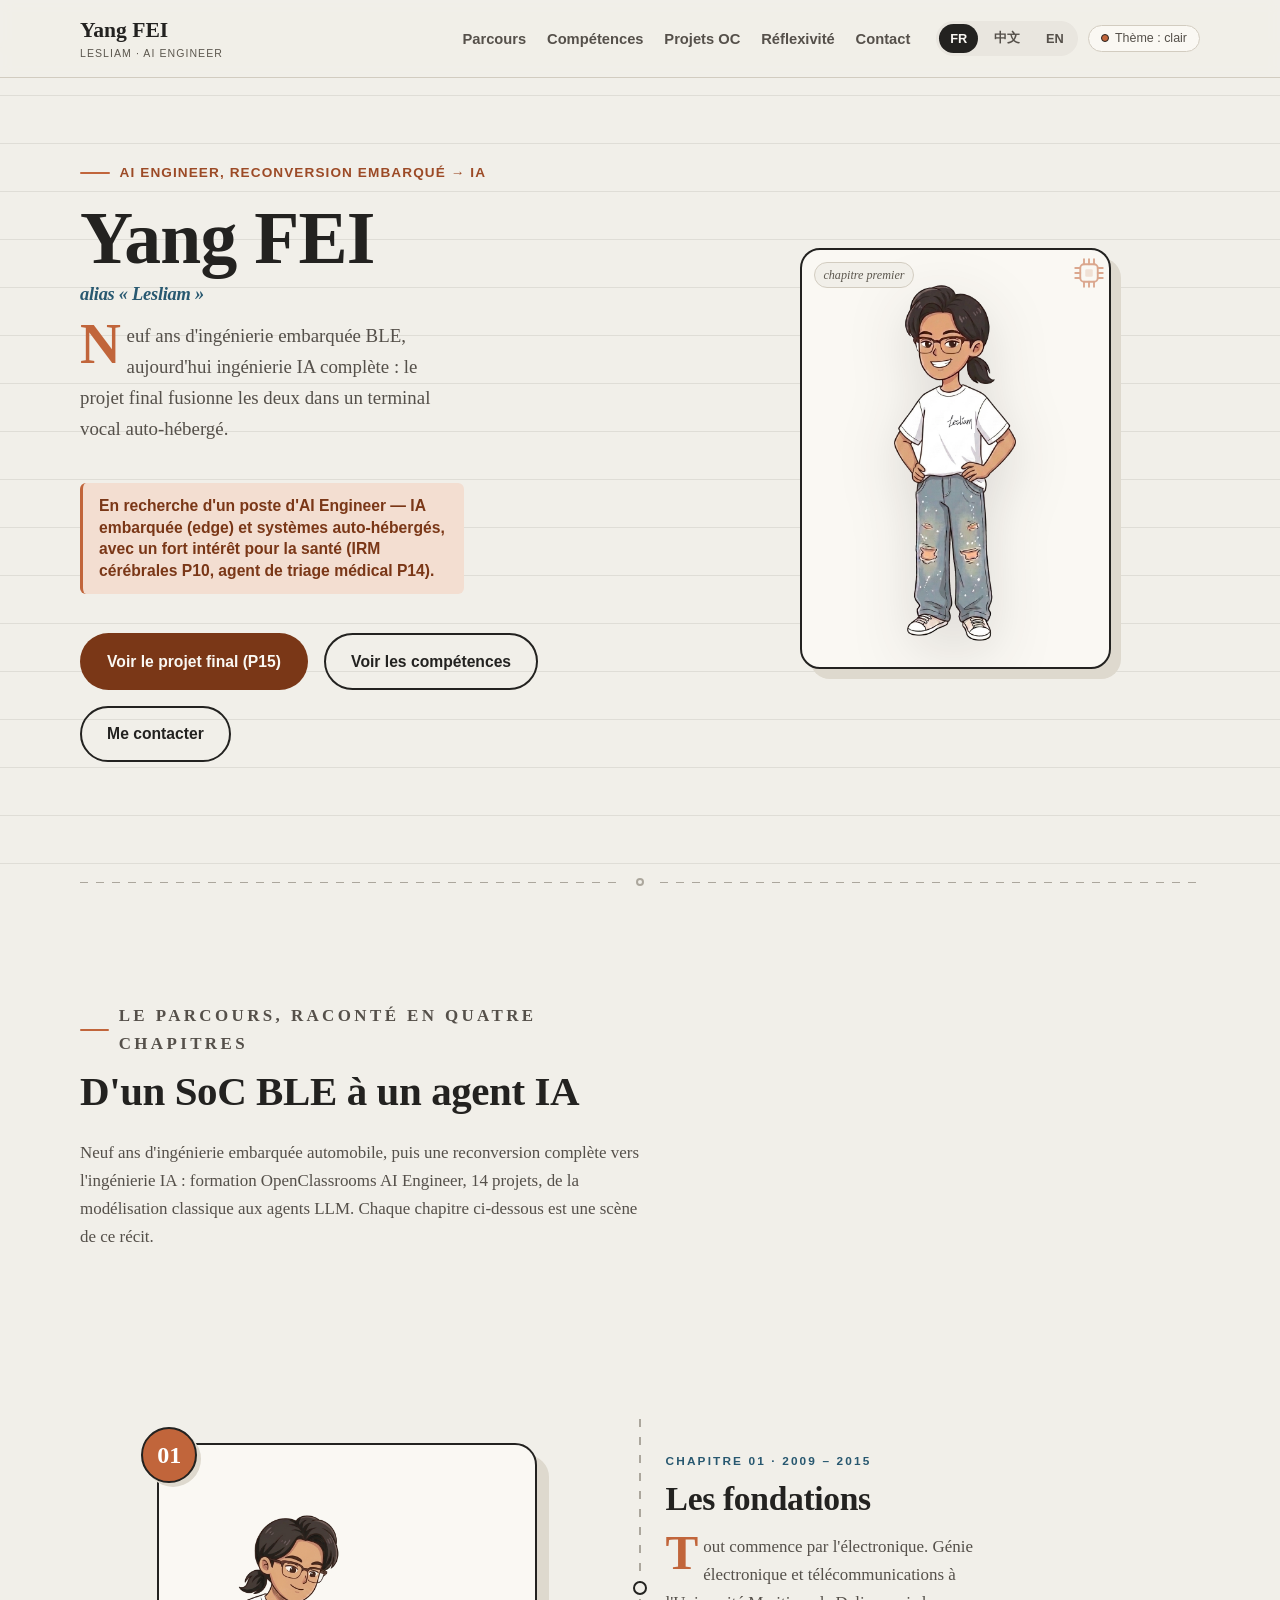
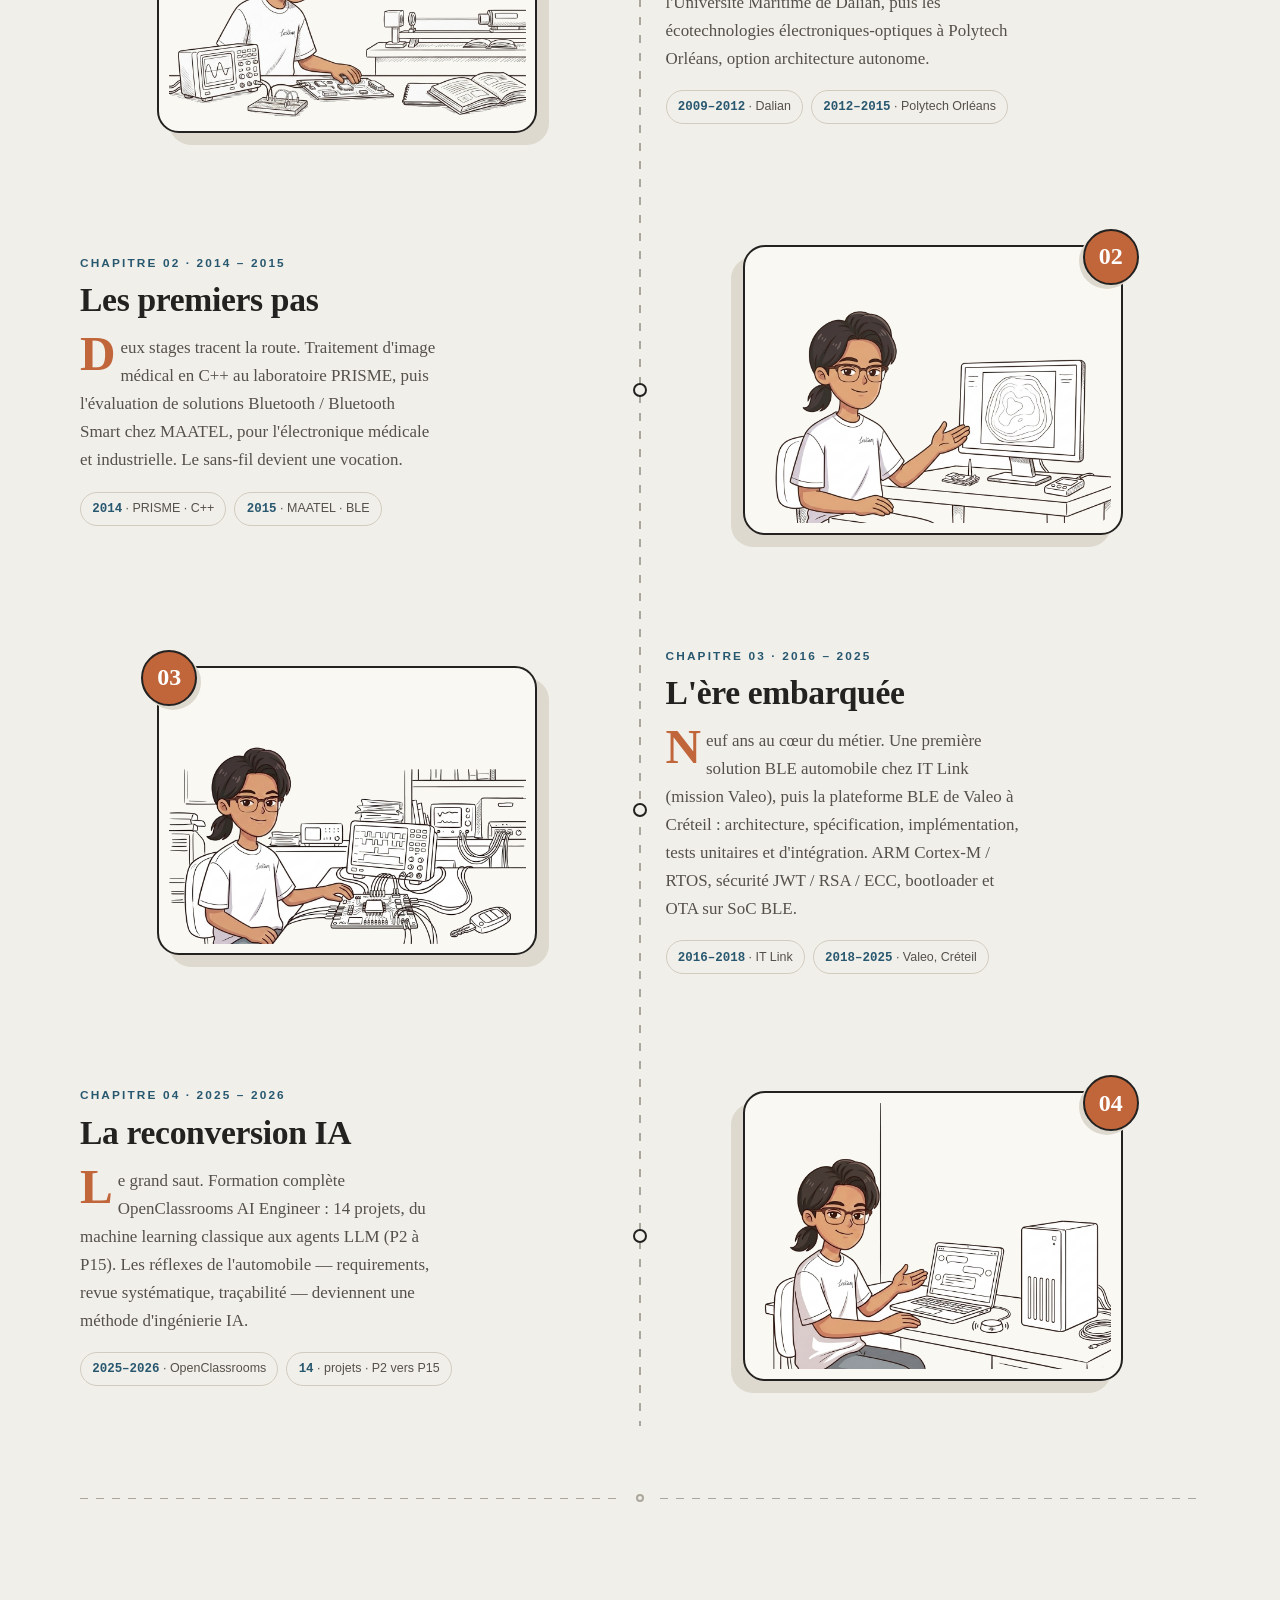
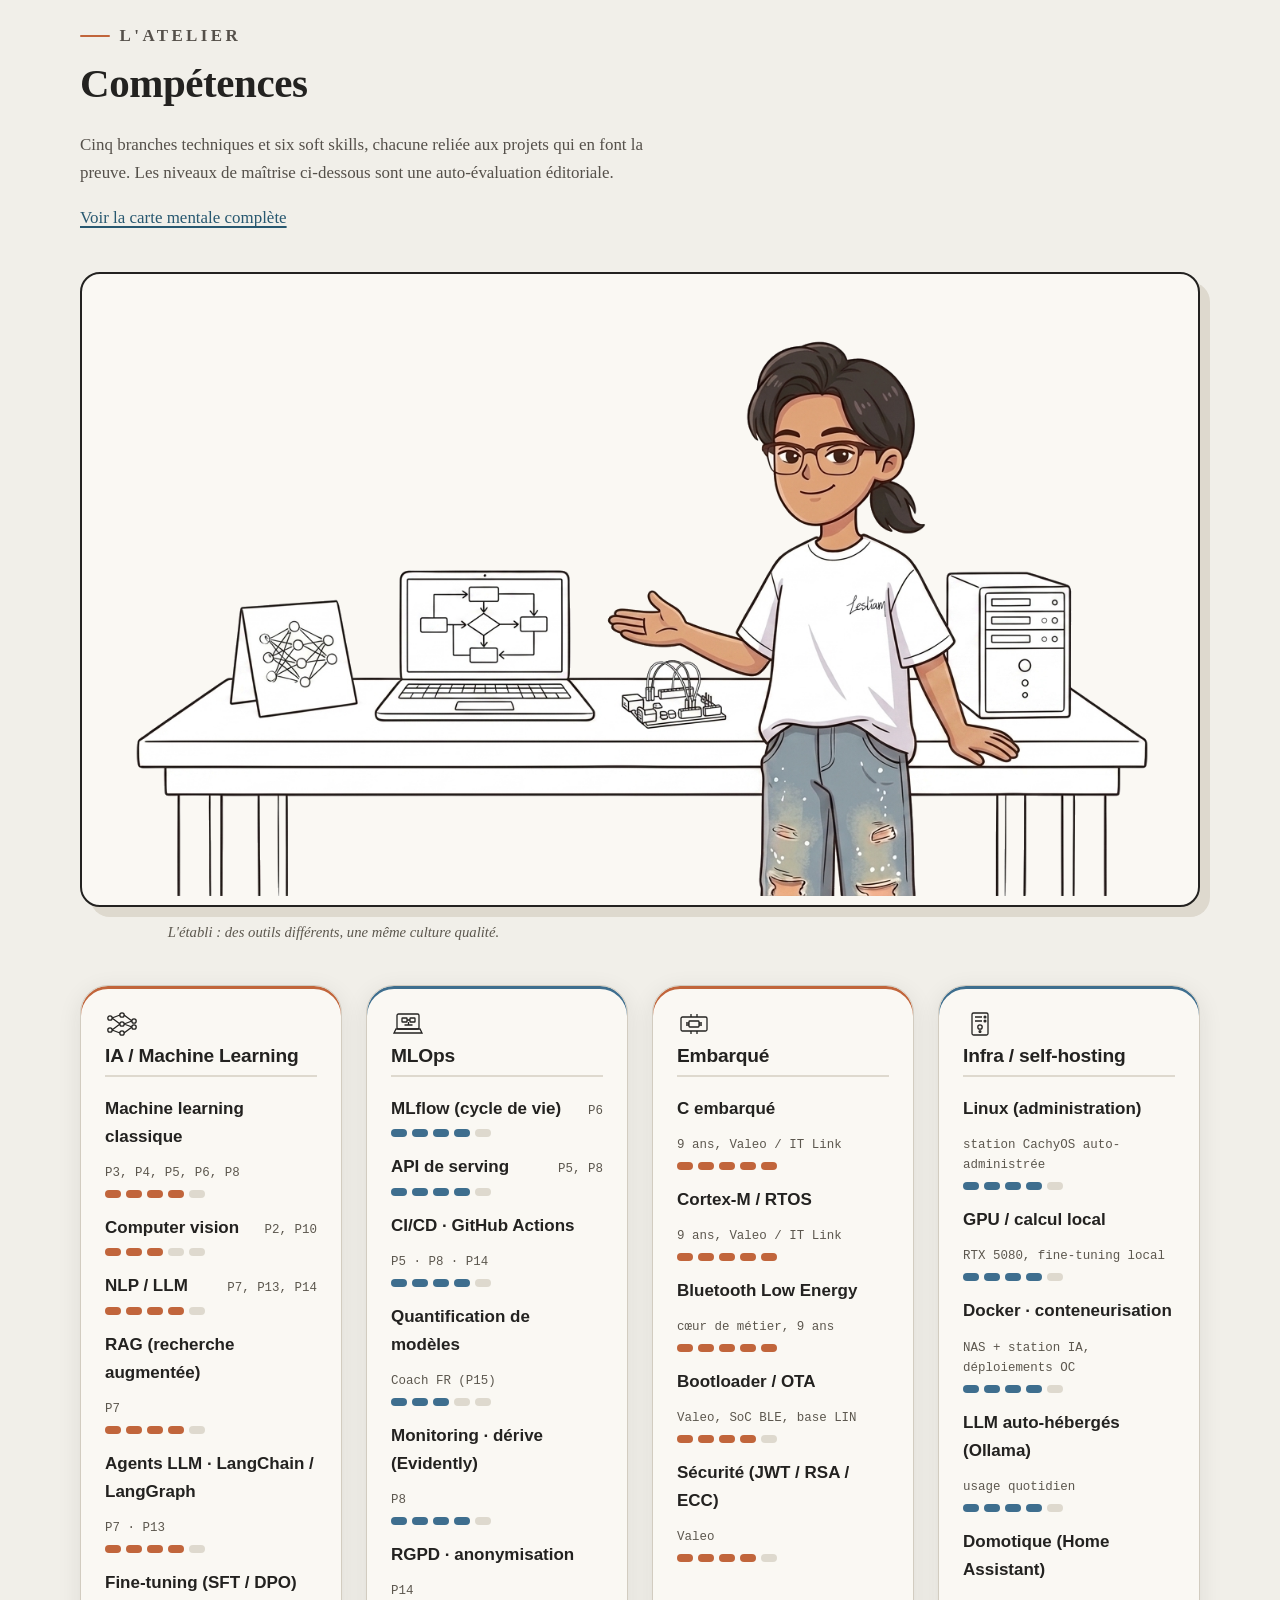
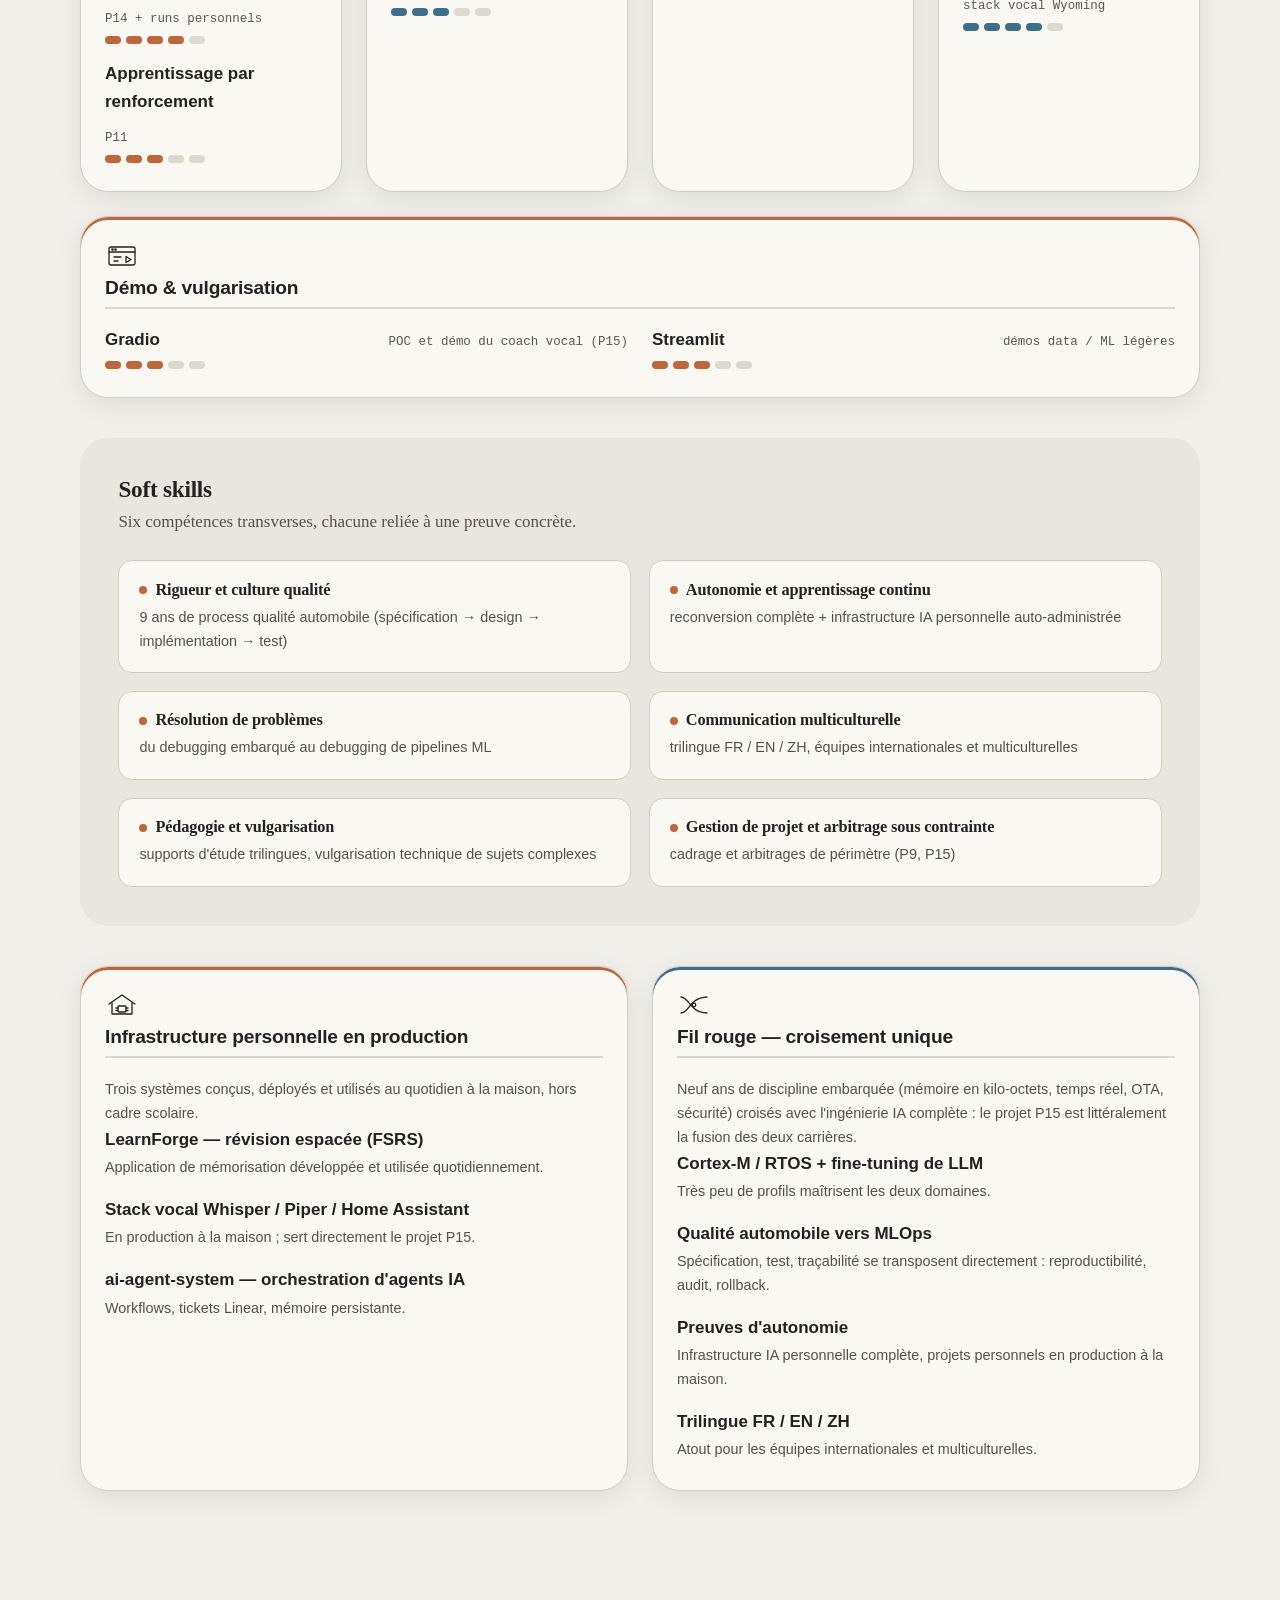
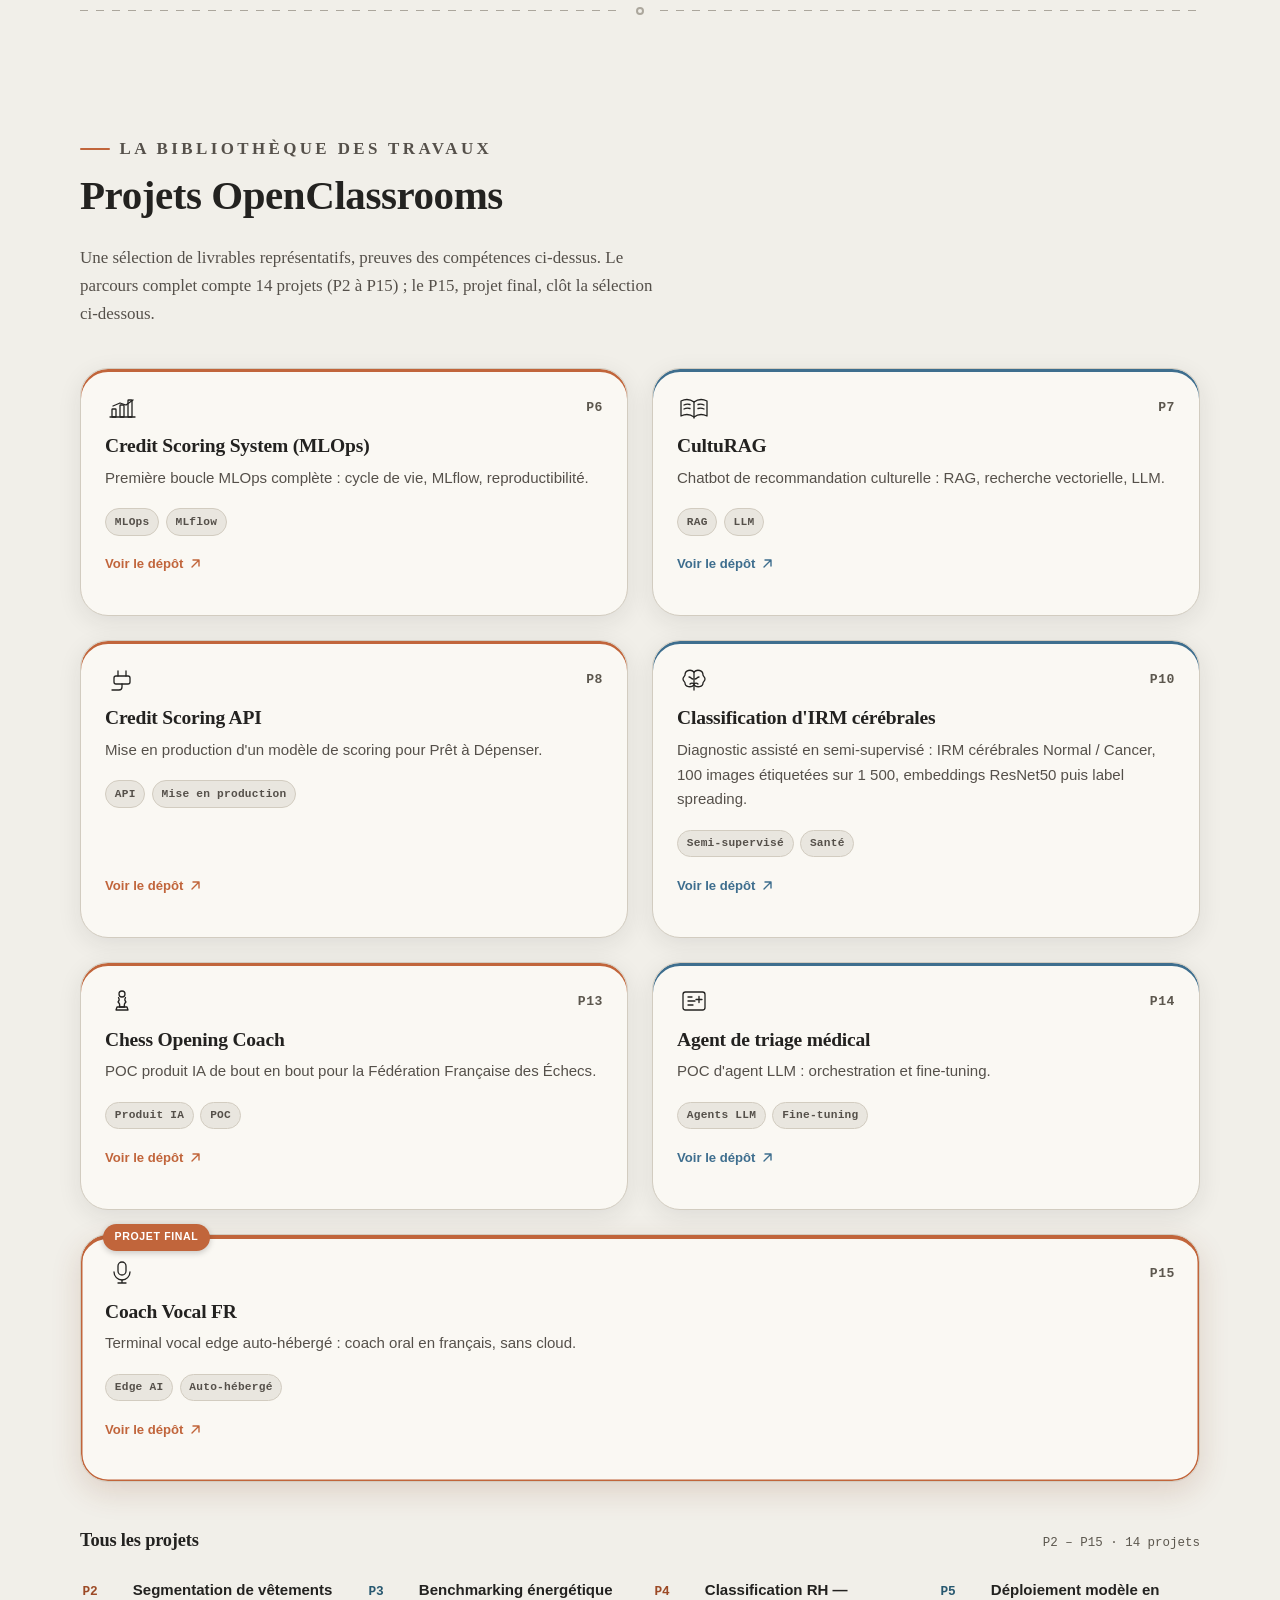
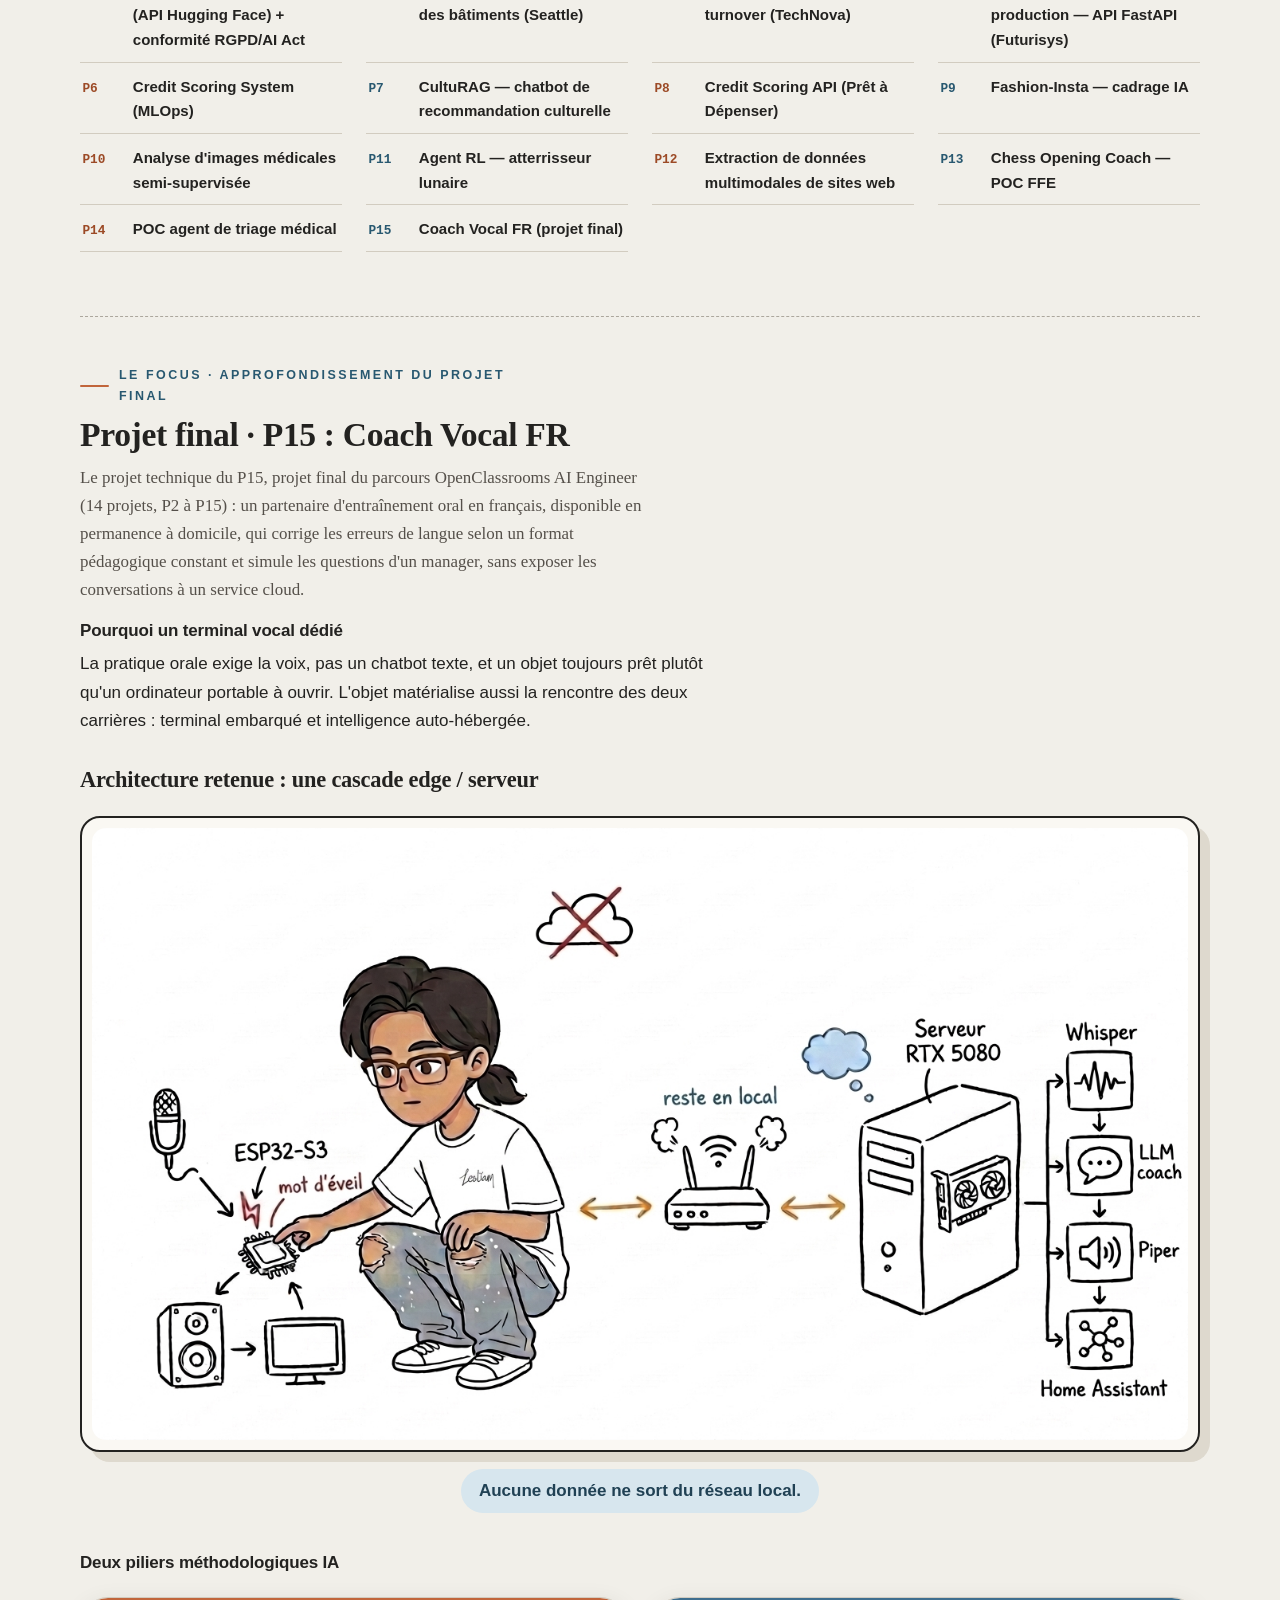
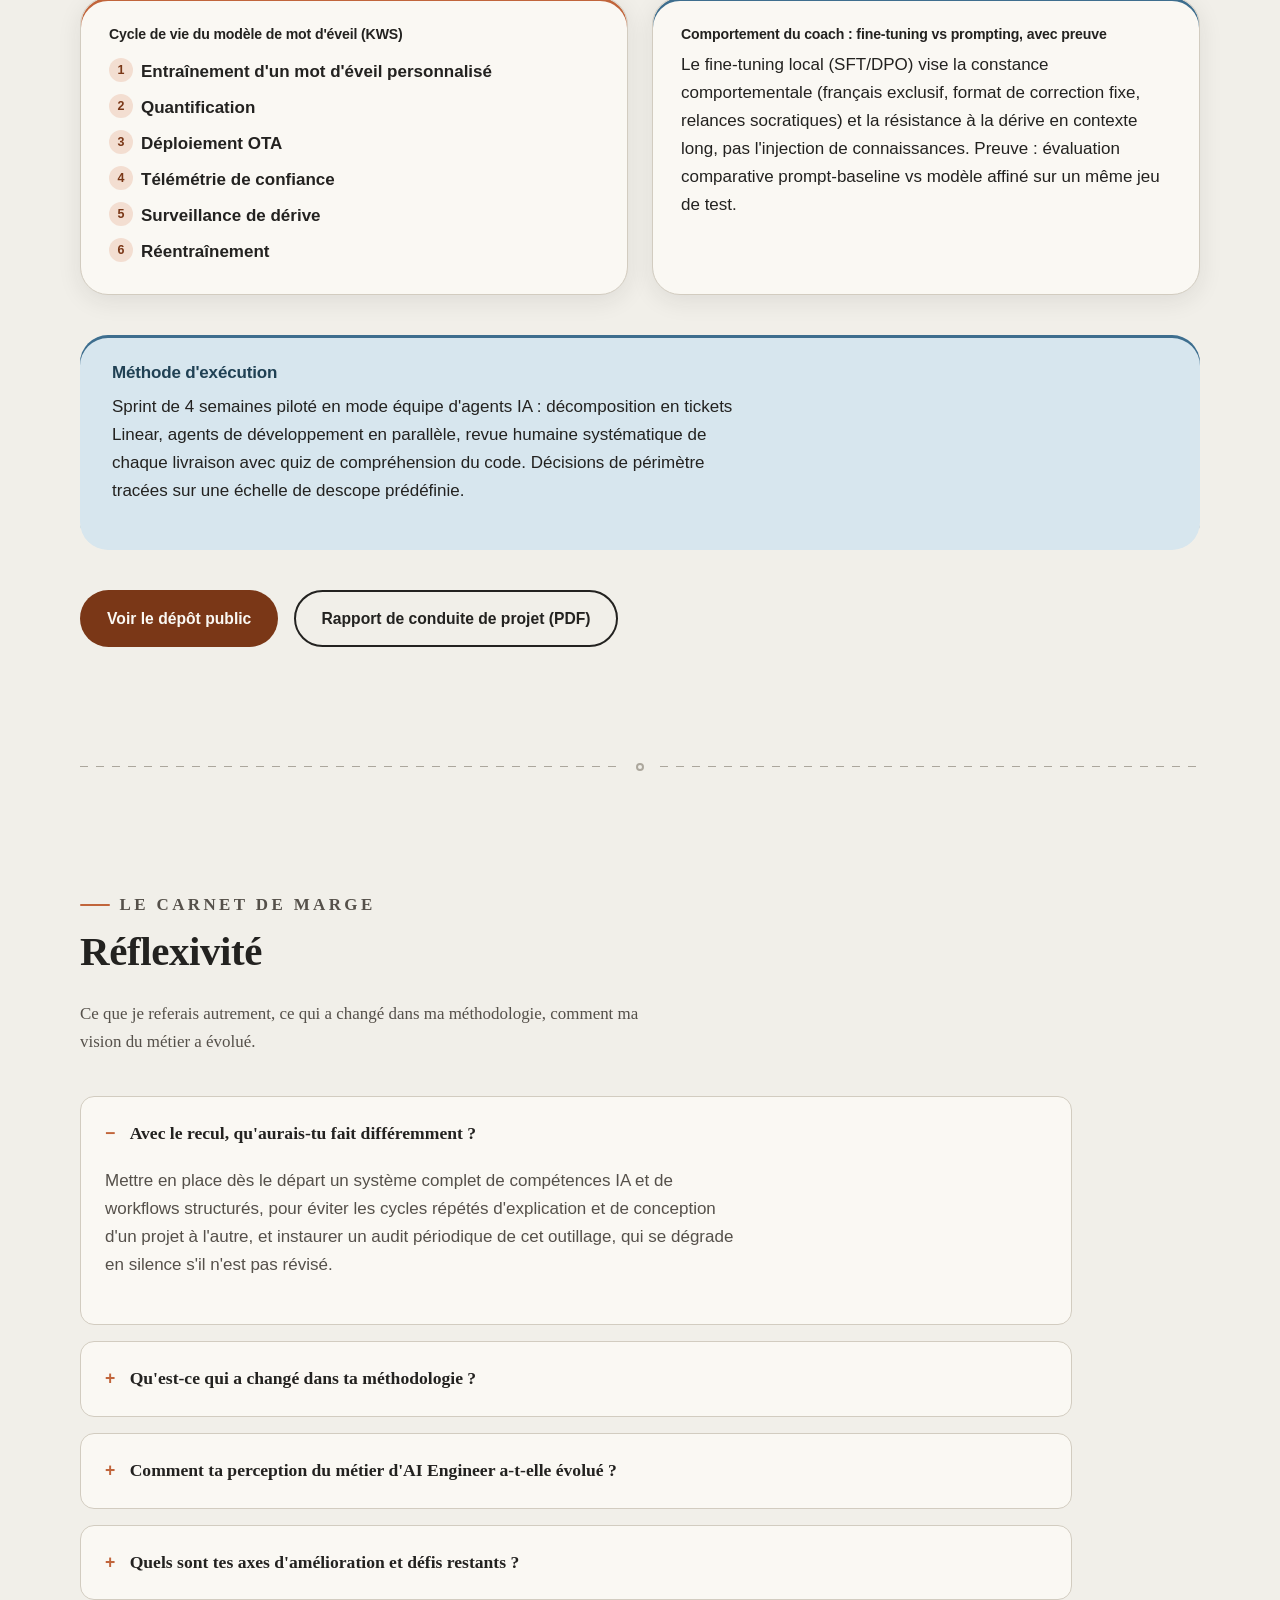
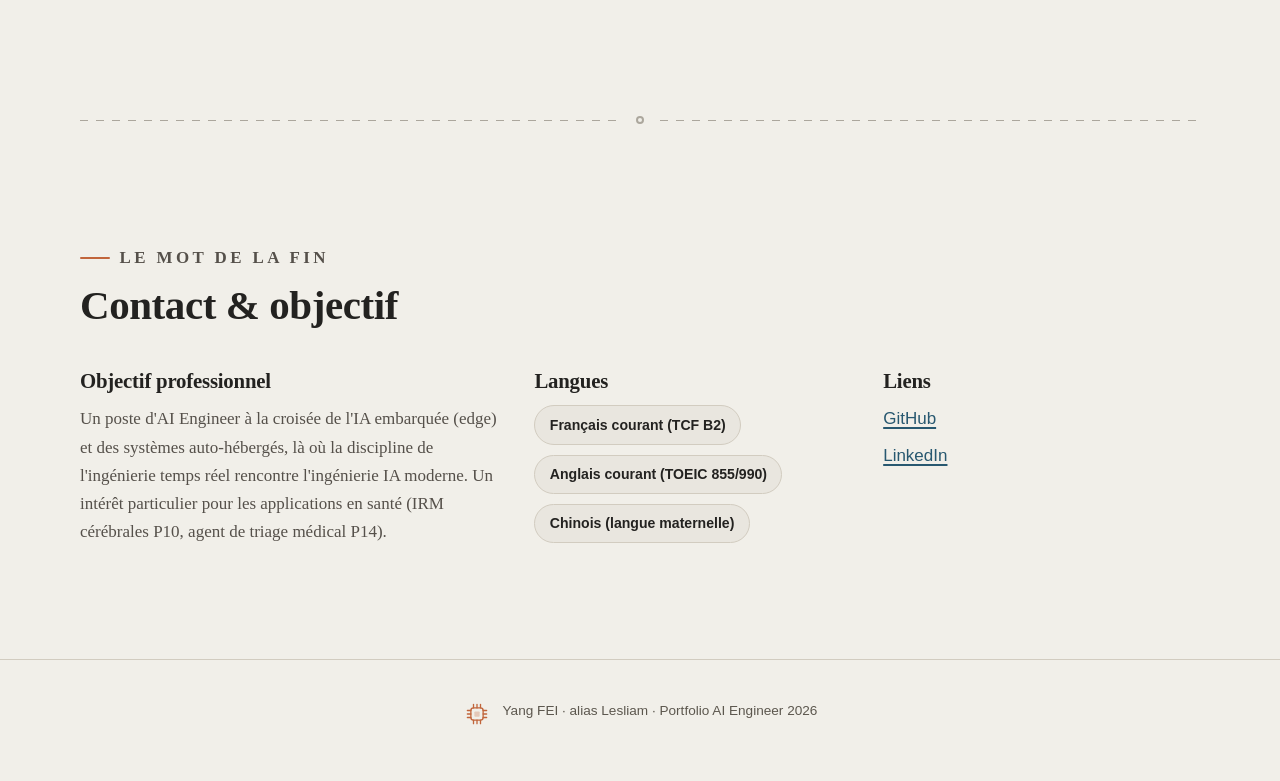
<file: index.html>
<!doctype html>
<html lang="fr" class="no-js">
<head>
<meta charset="utf-8">
<meta name="viewport" content="width=device-width, initial-scale=1">
<title>Yang FEI (Lesliam) · Le cahier de Lesliam — portfolio AI Engineer</title>
<meta name="description" content="Portfolio AI Engineer de Yang FEI (Lesliam), raconté comme un cahier illustré : de neuf ans d'ingénierie embarquée BLE à l'ingénierie IA complète.">
<meta name="color-scheme" content="light dark">
<link rel="stylesheet" href="assets/css/styles.css">
<script>
(function () {
  /* Remove the no-js fallback class immediately: if JS is disabled this
     line never runs and the CSS fallback (.no-js .reveal / .no-js [data-reveal]
     { opacity: 1 }) keeps every section fully visible without the scroll reveal. */
  document.documentElement.classList.remove("no-js");
  try {
    var stored = window.localStorage.getItem("portfolio-theme");
    if (stored === "light" || stored === "dark") {
      document.documentElement.setAttribute("data-theme", stored);
    }
  } catch (e) {
    /* localStorage unavailable — falls back to prefers-color-scheme via CSS */
  }
})();
</script>
</head>
<body>
<a class="skip-link" href="#main" data-i18n="common.skipToContent">Aller au contenu principal</a>
<div id="aria-live-region" class="visually-hidden" aria-live="polite" aria-atomic="true"></div>

<header class="site-header">
  <div class="site-header__inner">
    <a class="brand" href="#hero">
      <span class="brand__name" data-i18n="nav.brandName">Yang FEI</span>
      <span class="brand__tag" data-i18n="nav.brandTag">Lesliam · AI Engineer</span>
    </a>

    <button type="button" class="nav-burger" id="nav-burger" aria-expanded="false" aria-controls="site-nav-list">
      <span class="visually-hidden">Menu</span>
      <span class="nav-burger__bar" aria-hidden="true"></span>
      <span class="nav-burger__bar" aria-hidden="true"></span>
      <span class="nav-burger__bar" aria-hidden="true"></span>
    </button>

    <nav class="site-nav" id="site-nav" aria-label="Navigation principale">
      <ul id="site-nav-list" role="list">
        <li><a href="#parcours" data-i18n="nav.links.parcours">Parcours</a></li>
        <li><a href="#competences" data-i18n="nav.links.competences">Compétences</a></li>
        <li><a href="#projets-oc" data-i18n="nav.links.projetsOC">Projets OC</a></li>
        <li><a href="#reflexivite" data-i18n="nav.links.reflexivite">Réflexivité</a></li>
        <li><a href="#contact" data-i18n="nav.links.contact">Contact</a></li>
      </ul>

      <div class="header-controls">
        <div class="lang-switch" role="group" data-i18n-attr="aria-label:nav.langSwitchLabel">
          <button type="button" class="lang-switch__btn" data-lang="fr" aria-pressed="true">FR</button>
          <button type="button" class="lang-switch__btn" data-lang="zh" aria-pressed="false">中文</button>
          <button type="button" class="lang-switch__btn" data-lang="en" aria-pressed="false">EN</button>
        </div>

        <button type="button" id="theme-toggle" class="theme-toggle" data-i18n-attr="aria-label:nav.themeToggleAria">
          <span class="theme-toggle__icon" aria-hidden="true"></span>
          <span id="theme-toggle-label" data-i18n="nav.themeToggleLight">Thème : clair</span>
        </button>
      </div>
    </nav>
  </div>
</header>

<main id="main">

  <section id="hero" class="hero section" data-reveal>
    <div class="hero__content">
      <p class="eyebrow" data-i18n="hero.eyebrow">AI Engineer, reconversion embarqué → IA</p>
      <h1 class="hero__title">
        <span class="hero__name" data-i18n="hero.title">Yang FEI</span>
        <span class="hero__brandline" data-i18n="hero.brandLine">alias « Lesliam »</span>
      </h1>
      <p class="hero__subtext" data-i18n="hero.subtext">Neuf ans d'ingénierie embarquée BLE, aujourd'hui ingénierie IA complète...</p>
      <p class="hero__objective" data-i18n="hero.objective">En recherche d'un poste d'AI Engineer, à la croisée de l'IA embarquée (edge) et des systèmes auto-hébergés.</p>
      <div class="hero__ctas">
        <a class="btn btn--primary" href="#p15-detail" data-i18n="hero.ctaProject">Voir le projet final (P15)</a>
        <a class="btn btn--secondary" href="#competences" data-i18n="hero.ctaSkills">Voir les compétences</a>
        <a class="btn btn--secondary" href="#contact" data-i18n="hero.ctaContact">Me contacter</a>
      </div>
    </div>
    <div class="hero__figure">
      <div class="hero__frame">
        <span class="hero__frame-tag" data-i18n="hero.chapterTag">chapitre premier</span>
        <div class="hero__imgstack">
          <img src="assets/mascot/06_hero.png" alt="" data-i18n-attr="alt:hero.heroImgAlt" class="hero__img hero__img--base" width="864" height="1238">
          <img src="assets/mascot/01_waving.png" alt="" aria-hidden="true" class="hero__img hero__img--wave" width="864" height="1238">
        </div>
      </div>
      <div class="hero__motif hero__motif--chip" aria-hidden="true">
        <svg viewBox="0 0 64 64" width="40" height="40" focusable="false">
          <rect x="18" y="18" width="28" height="28" rx="6" fill="none" stroke="currentColor" stroke-width="3"/>
          <rect x="26" y="26" width="12" height="12" rx="2" fill="currentColor" opacity="0.28"/>
          <g stroke="currentColor" stroke-width="3" stroke-linecap="round">
            <line x1="24" y1="10" x2="24" y2="18"/><line x1="32" y1="10" x2="32" y2="18"/><line x1="40" y1="10" x2="40" y2="18"/>
            <line x1="24" y1="46" x2="24" y2="54"/><line x1="32" y1="46" x2="32" y2="54"/><line x1="40" y1="46" x2="40" y2="54"/>
            <line x1="10" y1="24" x2="18" y2="24"/><line x1="10" y1="32" x2="18" y2="32"/><line x1="10" y1="40" x2="18" y2="40"/>
            <line x1="46" y1="24" x2="54" y2="24"/><line x1="46" y1="32" x2="54" y2="32"/><line x1="46" y1="40" x2="54" y2="40"/>
          </g>
        </svg>
      </div>
    </div>
  </section>

  <div class="rule" aria-hidden="true"><span></span></div>

  <section id="parcours" class="section parcours" data-reveal>
    <div class="section-head">
      <p class="kicker" data-i18n="parcours.kicker">Le parcours, raconté en quatre chapitres</p>
      <h2 data-i18n="parcours.storyTitle">D'un SoC BLE à un agent IA</h2>
      <p data-i18n="parcours.intro">Neuf ans d'ingénierie embarquée automobile...</p>
    </div>
  </section>

  <div class="story" id="story" aria-label="Parcours illustré"></div>

  <div class="rule" aria-hidden="true"><span></span></div>

  <section id="competences" class="section competences" data-reveal>
    <div class="section-head">
      <p class="kicker" data-i18n="competences.kicker">L'atelier</p>
      <h2 data-i18n="competences.title">Compétences</h2>
      <p data-i18n="competences.intro">Cinq branches techniques...</p>
      <p class="section-head__link">
        <a href="assets/docs/carte_mentale.html" target="_blank" rel="noopener">
          <span data-i18n="competences.mindMapLink">Voir la carte mentale complète</span>&#32;
          <span class="visually-hidden" data-i18n="projetsOC.opensNewTabHint">(ouvre un nouvel onglet)</span>
        </a>
      </p>
    </div>

    <div class="atelier">
      <div class="atelier__figure">
        <div class="frame-lite">
          <img src="assets/mascot/eras/era_atelier.png" data-i18n-attr="alt:competences.atelierImgAlt" alt="Lesliam au travail dans son atelier." width="1376" height="768">
        </div>
        <p class="frame-cap" data-i18n="competences.atelierCaption">L'établi : des outils différents, une même culture qualité.</p>
      </div>
    </div>

    <div class="branches" id="branches-list"></div>

    <div class="soft-skills">
      <h3 data-i18n="competences.softTitle">Soft skills</h3>
      <p data-i18n="competences.softIntro">Six compétences transverses...</p>
      <ul class="soft-skills__list" id="soft-skills-list" role="list"></ul>
    </div>

    <div class="branches branches--pair" id="synthese-list"></div>
  </section>

  <div class="rule" aria-hidden="true"><span></span></div>

  <section id="projets-oc" class="section projets-oc" data-reveal>
    <div class="section-head">
      <p class="kicker" data-i18n="projetsOC.kicker">La bibliothèque des travaux</p>
      <h2 data-i18n="projetsOC.title">Projets OpenClassrooms</h2>
      <p data-i18n="projetsOC.intro">Une sélection de livrables représentatifs...</p>
    </div>

    <div class="oc-grid" id="oc-cards"></div>

    <div class="oc-index">
      <div class="oc-index__head">
        <h3 class="oc-index__title" id="oc-index-title" data-i18n="projetsOC.allTitle">Tous les projets</h3>
        <span class="oc-index__meta" data-i18n="projetsOC.allMeta">P2 – P15 · 14 projets</span>
      </div>
      <ul class="oc-index__list" id="oc-index-list" role="list" aria-labelledby="oc-index-title"></ul>
    </div>

    <div class="p15-detail" id="p15-detail">
      <p class="kicker" data-i18n="projet.kicker">Le focus · Approfondissement du projet final</p>
      <h3 data-i18n="projet.title">Projet final · P15 : Coach Vocal FR</h3>
      <p class="projet__context" data-i18n="projet.context">Un partenaire d'entraînement oral...</p>

      <div class="projet__need">
        <h4 data-i18n="projet.needTitle">Pourquoi un terminal vocal dédié</h4>
        <p data-i18n="projet.needText">La pratique orale exige la voix...</p>
      </div>

      <div class="arch-figure">
        <h4 data-i18n="projet.archTitle">Architecture retenue : une cascade edge / serveur</h4>
        <div class="frame-lite frame-lite--fixed-light">
          <img
            class="arch-figure__img"
            src="assets/arch/architecture_fr.png"
            data-i18n-attr="src:projet.archImg;alt:projet.archImgAlt"
            alt="Illustration dessinée à la main de l'architecture cascade edge/serveur du Coach Vocal FR : terminal ESP32-S3 relié en Wi-Fi à un serveur local RTX 5080."
            width="1376" height="768" loading="lazy" aria-describedby="arch-longdesc">
        </div>
        <div class="arch-figure__privacy-wrap">
          <p class="arch-figure__privacy" data-i18n="projet.archNodes.privacyNote">Aucune donnée ne sort du réseau local.</p>
        </div>
        <p id="arch-longdesc" class="visually-hidden"></p>
      </div>

      <div class="pillars">
        <h4 data-i18n="projet.pillarsTitle">Deux piliers méthodologiques IA</h4>
        <div class="pillars__grid">
          <div class="pillar pillar--kws">
            <h5 data-i18n="projet.pillar1.title">Cycle de vie du modèle de mot d'éveil (KWS)</h5>
            <ol class="pillar__steps" id="pillar1-steps" role="list"></ol>
          </div>
          <div class="pillar pillar--behavior">
            <h5 data-i18n="projet.pillar2.title">Comportement du coach : fine-tuning vs prompting</h5>
            <p data-i18n="projet.pillar2.text">Le fine-tuning local (SFT/DPO)...</p>
          </div>
        </div>
      </div>

      <div class="method">
        <h4 data-i18n="projet.methodTitle">Méthode d'exécution</h4>
        <p data-i18n="projet.methodText">Sprint de 4 semaines...</p>
      </div>

      <div class="projet__links">
        <a class="btn btn--primary" href="https://github.com/Lesliam/openclassrooms-project15" target="_blank" rel="noopener noreferrer">
          <span data-i18n="projet.repoLabel">Voir le dépôt public</span>&#32;
          <span class="visually-hidden" data-i18n="projetsOC.opensNewTabHint">(ouvre un nouvel onglet)</span>
        </a>
        <a class="btn btn--secondary" href="assets/docs/rapport_conduite_projet.pdf" target="_blank" rel="noopener">
          <span data-i18n="projet.reportLink">Rapport de conduite de projet (PDF)</span>&#32;
          <span class="visually-hidden" data-i18n="projetsOC.opensNewTabHint">(ouvre un nouvel onglet)</span>
        </a>
      </div>
    </div>
  </section>

  <div class="rule" aria-hidden="true"><span></span></div>

  <section id="reflexivite" class="section reflexivite" data-reveal>
    <div class="section-head">
      <p class="kicker" data-i18n="reflexivite.kicker">Le carnet de marge</p>
      <h2 data-i18n="reflexivite.title">Réflexivité</h2>
      <p data-i18n="reflexivite.intro">Ce que je referais autrement...</p>
    </div>
    <div class="marginalia qa-list" id="qa-list"></div>
  </section>

  <div class="rule" aria-hidden="true"><span></span></div>

  <section id="contact" class="section contact" data-reveal>
    <div class="section-head">
      <p class="kicker" data-i18n="contact.kicker">Le mot de la fin</p>
      <h2 data-i18n="contact.title">Contact & objectif</h2>
    </div>
    <div class="contact__grid">
      <div class="contact__objective">
        <h3 data-i18n="contact.objectiveTitle">Objectif professionnel</h3>
        <p data-i18n="contact.objectiveText">Un poste d'AI Engineer...</p>
      </div>
      <div class="contact__languages">
        <h3 data-i18n="contact.languagesTitle">Langues</h3>
        <ul class="languages-list" id="contact-languages-list" role="list"></ul>
      </div>
      <div class="contact__links">
        <h3 data-i18n="contact.linksTitle">Liens</h3>
        <ul class="contact__links-list" role="list">
          <li><a href="https://github.com/Lesliam" target="_blank" rel="noopener noreferrer"><span data-i18n="contact.githubLabel">GitHub</span>&#32;<span class="visually-hidden" data-i18n="projetsOC.opensNewTabHint">(ouvre un nouvel onglet)</span></a></li>
          <li><a href="https://www.linkedin.com/in/yang-fei-5b853670" target="_blank" rel="noopener noreferrer"><span data-i18n="contact.linkedinLabel">LinkedIn</span>&#32;<span class="visually-hidden" data-i18n="projetsOC.opensNewTabHint">(ouvre un nouvel onglet)</span></a></li>
        </ul>
      </div>
    </div>
  </section>

</main>

<footer class="site-footer">
  <div class="footer-motif" aria-hidden="true">
    <svg viewBox="0 0 64 64" width="28" height="28" focusable="false">
      <rect x="18" y="18" width="28" height="28" rx="6" fill="none" stroke="currentColor" stroke-width="3"/>
      <rect x="26" y="26" width="12" height="12" rx="2" fill="currentColor" opacity="0.28"/>
      <g stroke="currentColor" stroke-width="3" stroke-linecap="round">
        <line x1="24" y1="10" x2="24" y2="18"/><line x1="32" y1="10" x2="32" y2="18"/><line x1="40" y1="10" x2="40" y2="18"/>
        <line x1="24" y1="46" x2="24" y2="54"/><line x1="32" y1="46" x2="32" y2="54"/><line x1="40" y1="46" x2="40" y2="54"/>
        <line x1="10" y1="24" x2="18" y2="24"/><line x1="10" y1="32" x2="18" y2="32"/><line x1="10" y1="40" x2="18" y2="40"/>
        <line x1="46" y1="24" x2="54" y2="24"/><line x1="46" y1="32" x2="54" y2="32"/><line x1="46" y1="40" x2="54" y2="40"/>
      </g>
    </svg>
  </div>
  <p data-i18n="contact.footerNote">Yang FEI · alias Lesliam · Portfolio AI Engineer 2026</p>
</footer>

<script src="assets/js/i18n.js"></script>
<script src="assets/js/main.js"></script>
</body>
</html>
</file>
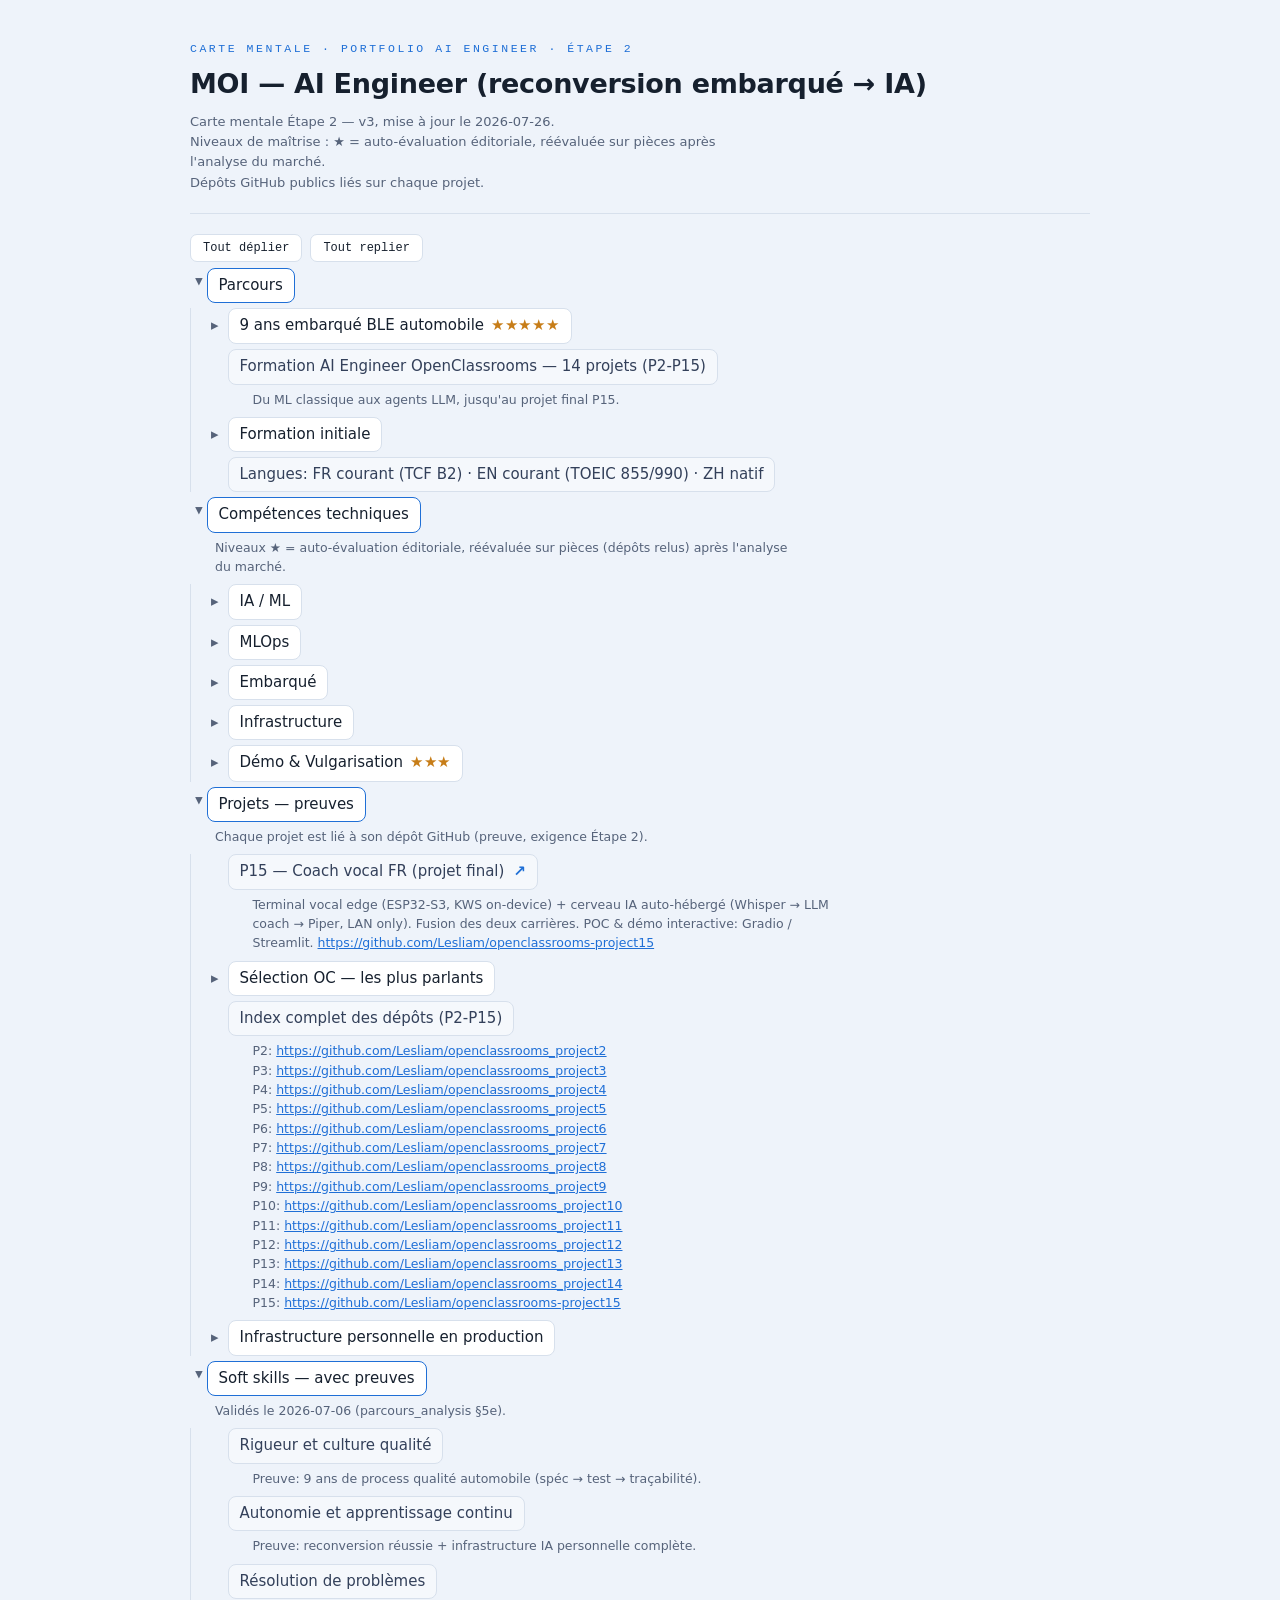
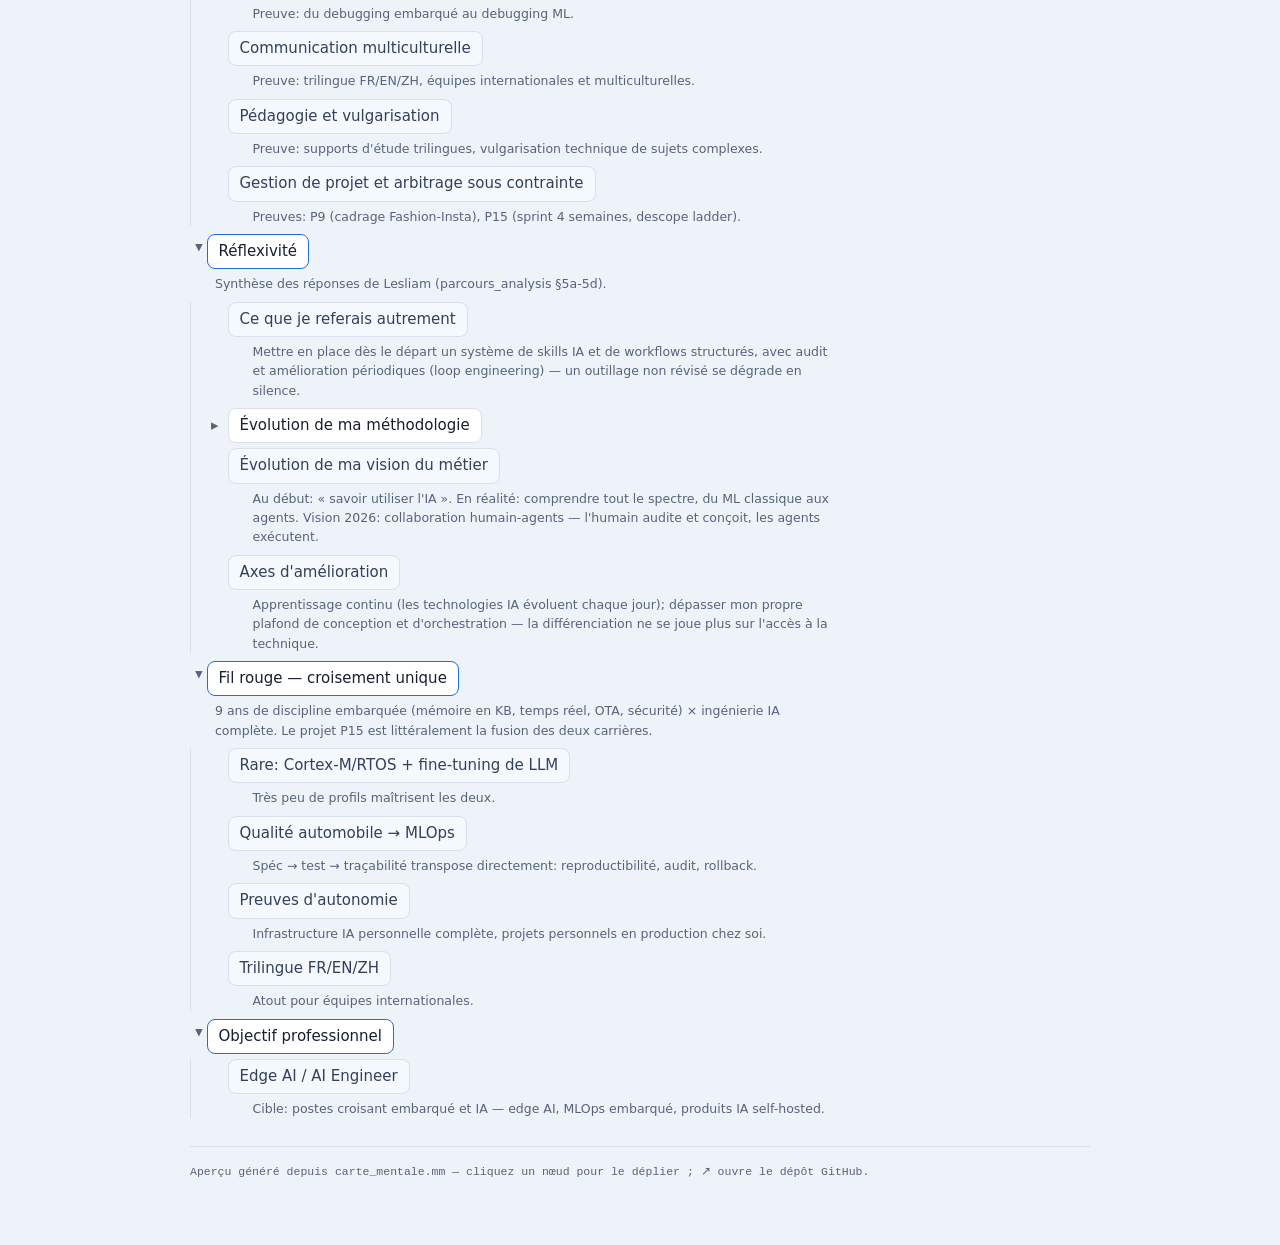
<file: assets/docs/carte_mentale.html>
<!doctype html>
<html lang="fr">
<head>
<meta charset="utf-8">
<meta name="viewport" content="width=device-width, initial-scale=1">
<title>Carte mentale — MOI — AI Engineer (reconversion embarqué → IA)</title>
<style>
:root {
  --bg:#0d1420; --panel:#131c2b; --panel2:#0f1826; --fg:#e8edf4;
  --muted:#8b97a9; --line:#223047; --accent:#4db8ff; --star:#ffb454;
  --leaf:#c4cee0;
  --sans:"Segoe UI",system-ui,-apple-system,Roboto,Helvetica,Arial,sans-serif;
  --mono:ui-monospace,"SF Mono",Menlo,Consolas,"Liberation Mono",monospace;
}
@media (prefers-color-scheme: light) {
  :root { --bg:#eef3fa; --panel:#ffffff; --panel2:#f5f8fc; --fg:#16202e;
    --muted:#56637a; --line:#d7e0ec; --accent:#1f6fd6; --star:#c77d18;
    --leaf:#33405a; }
}
:root[data-theme="dark"] {
  --bg:#0d1420; --panel:#131c2b; --panel2:#0f1826; --fg:#e8edf4;
  --muted:#8b97a9; --line:#223047; --accent:#4db8ff; --star:#ffb454; --leaf:#c4cee0;
}
:root[data-theme="light"] {
  --bg:#eef3fa; --panel:#ffffff; --panel2:#f5f8fc; --fg:#16202e;
  --muted:#56637a; --line:#d7e0ec; --accent:#1f6fd6; --star:#c77d18; --leaf:#33405a;
}
* { box-sizing:border-box; }
body { margin:0; background:var(--bg); color:var(--fg); font-family:var(--sans);
  font-size:15px; line-height:1.55; -webkit-font-smoothing:antialiased; }
.wrap { max-width:940px; margin:0 auto; padding:0 20px 64px; }
header { padding:40px 0 20px; border-bottom:1px solid var(--line); margin-bottom:20px; }
.eyebrow { font-family:var(--mono); font-size:11.5px; letter-spacing:.22em;
  text-transform:uppercase; color:var(--accent); margin:0 0 10px; }
h1 { margin:0; font-size:27px; font-weight:700; line-height:1.2; text-wrap:balance;
  letter-spacing:-.01em; }
.subtitle { color:var(--muted); font-size:13px; max-width:66ch; white-space:pre-line;
  margin:12px 0 0; }
.toolbar { display:flex; gap:8px; margin:18px 0 6px; }
.toolbar button { font-family:var(--mono); font-size:12px; background:var(--panel);
  color:var(--fg); border:1px solid var(--line); border-radius:7px; padding:6px 12px;
  cursor:pointer; transition:border-color .12s,color .12s; }
.toolbar button:hover { border-color:var(--accent); color:var(--accent); }
.toolbar button:focus-visible { outline:2px solid var(--accent); outline-offset:2px; }
ul { list-style:none; margin:0; padding-left:20px; border-left:1px solid var(--line); }
.map > ul { border-left:none; padding-left:0; }
li { margin:5px 0; }
details > summary { cursor:pointer; list-style:none; display:flex; align-items:baseline; }
details > summary::-webkit-details-marker { display:none; }
summary::before { content:"\25B8"; color:var(--muted); font-family:var(--mono);
  width:1.1em; flex:0 0 1.1em; transition:transform .12s; }
details[open] > summary::before { transform:rotate(90deg); }
summary:focus-visible { outline:2px solid var(--accent); outline-offset:2px; border-radius:6px; }
.t { display:inline-block; padding:5px 11px; border-radius:8px; background:var(--panel);
  border:1px solid var(--line); }
details[open] > summary > .t { border-color:var(--accent); }
.leaf { padding-left:1.1em; }
.leaf .t { color:var(--leaf); background:var(--panel2); }
.stars { font-family:var(--mono); color:var(--star); letter-spacing:.05em; margin-left:2px; }
.ext { text-decoration:none; color:var(--accent); font-weight:700; margin-left:4px; }
.note { color:var(--muted); font-size:12.5px; margin:5px 0 8px 2em; max-width:74ch;
  white-space:pre-line; }
.note a, .subtitle a { color:var(--accent); }
footer { color:var(--muted); font-family:var(--mono); font-size:11.5px; margin-top:28px;
  padding-top:16px; border-top:1px solid var(--line); }
@media (prefers-reduced-motion: reduce) { * { transition:none !important; } }
</style>
</head>
<body>
<div class="wrap">
<header>
  <p class="eyebrow">Carte mentale &middot; Portfolio AI Engineer &middot; Étape 2</p>
  <h1>MOI — AI Engineer (reconversion embarqué → IA)</h1>
  <p class="subtitle">Carte mentale Étape 2 — v3, mise à jour le 2026-07-26.
Niveaux de maîtrise : ★ = auto-évaluation éditoriale, réévaluée sur pièces après l&#x27;analyse du marché.
Dépôts GitHub publics liés sur chaque projet.</p>
</header>
<div class="toolbar">
  <button type="button" onclick="document.querySelectorAll('details').forEach(d=>d.open=true)">Tout déplier</button>
  <button type="button" onclick="document.querySelectorAll('details').forEach(d=>d.open=false)">Tout replier</button>
</div>
<div class="map"><ul>
<li><details open><summary><span class="t">Parcours</span></summary><ul><li><details><summary><span class="t">9 ans embarqué BLE automobile <span class="stars">★★★★★</span></span></summary><ul><li class="leaf"><span class="t">Valeo (Créteil) 2018-07 → 2025-08 — 7 ans 2 mois</span><div class="note">Ingénieur logiciel C embarqué. Plateforme BLE projets automobiles: architecture, spécification, design, implémentation, tests unitaires et d&#x27;intégration.</div></li>
<li class="leaf"><span class="t">IT Link 2016-07 → 2018-06 (mission Valeo)</span><div class="note">Solution BLE projet automobile. Total BLE automobile: 9 ans.</div></li>
<li class="leaf"><span class="t">Stage MAATEL 2015 (6 mois)</span><div class="note">Évaluation solutions Bluetooth / Bluetooth Smart (électronique médicale/industrielle).</div></li>
<li class="leaf"><span class="t">Stage laboratoire PRISME 2014 (3 mois)</span><div class="note">Traitement d&#x27;image médical en C++ (Orléans).</div></li></ul></details></li>
<li class="leaf"><span class="t">Formation AI Engineer OpenClassrooms — 14 projets (P2-P15)</span><div class="note">Du ML classique aux agents LLM, jusqu&#x27;au projet final P15.</div></li>
<li><details><summary><span class="t">Formation initiale</span></summary><ul><li class="leaf"><span class="t">Polytech Orléans 2012-2015</span><div class="note">Écotechnologies Électroniques-Optiques, option Architecture autonome.</div></li>
<li class="leaf"><span class="t">Université Maritime de Dalian 2009-2012</span><div class="note">Génie électronique et télécommunications.</div></li></ul></details></li>
<li class="leaf"><span class="t">Langues: FR courant (TCF B2) · EN courant (TOEIC 855/990) · ZH natif</span></li></ul></details></li>
<li><details open><summary><span class="t">Compétences techniques</span></summary><div class="note">Niveaux ★ = auto-évaluation éditoriale, réévaluée sur pièces (dépôts relus) après l&#x27;analyse du marché.</div><ul><li><details><summary><span class="t">IA / ML</span></summary><ul><li class="leaf"><span class="t">ML classique <span class="stars">★★★★</span></span><div class="note">scikit-learn, feature engineering, métriques métier — preuves: P3, P4, P5, P6, P8.</div></li>
<li class="leaf"><span class="t">Deep learning / Computer vision <span class="stars">★★★</span></span><div class="note">Apprentissage semi-supervisé, images médicales — preuve: P10.</div></li>
<li class="leaf"><span class="t">NLP · LLM · RAG <span class="stars">★★★★</span></span><div class="note">RAG, embeddings, agents, prompt engineering — LangChain (P7), LangGraph (P13) — preuves: P7, P13, P14.</div></li>
<li class="leaf"><span class="t">Fine-tuning SFT/DPO <span class="stars">★★★★</span></span><div class="note">Pratique réelle locale sur RTX 5080 — preuves: P14 + runs personnels 2026-07.</div></li>
<li class="leaf"><span class="t">Reinforcement learning <span class="stars">★★★</span></span><div class="note">Gymnasium, politiques, reward shaping — preuve: P11.</div></li></ul></details></li>
<li><details><summary><span class="t">MLOps</span></summary><ul><li class="leaf"><span class="t">Cycle de vie modèle · MLflow <span class="stars">★★★★</span></span><div class="note">Première boucle MLOps complète — preuve: P6.</div></li>
<li class="leaf"><span class="t">API de serving · FastAPI · Pytest <span class="stars">★★★★</span></span><div class="note">Mise en production avec tests — preuves: P5, P8.</div></li>
<li class="leaf"><span class="t">CI/CD · GitHub Actions <span class="stars">★★★★</span></span><div class="note">lint + tests + couverture + pip-audit, déploiement Docker → ghcr et endpoint HF — preuves: P5, P7, P8, P14.</div></li>
<li class="leaf"><span class="t">Monitoring · dérive · Evidently <span class="stars">★★★★</span></span><div class="note">Détection de dérive Evidently + dashboard Streamlit + registre MLflow — preuves: P8, P6.</div></li>
<li class="leaf"><span class="t">RGPD · anonymisation <span class="stars">★★★</span></span><div class="note">Pipeline Presidio + validation par invariants (P14), analyse RGPD/AI Act (P2).</div></li>
<li class="leaf"><span class="t">Quantification INT8 (tflite, déployée)</span><div class="note">KWS P15.</div></li></ul></details></li>
<li><details><summary><span class="t">Embarqué</span></summary><ul><li class="leaf"><span class="t">C embarqué · Cortex-M0/M3/M4 · RTOS <span class="stars">★★★★★</span></span><div class="note">Contraintes mémoire / temps réel, 9 ans de pratique.</div></li>
<li class="leaf"><span class="t">Pile BLE 4/5 <span class="stars">★★★★★</span></span><div class="note">Couche basse (pairing, bonding, L2CAP) + couche applicative.</div></li>
<li class="leaf"><span class="t">Bootloader · OTA <span class="stars">★★★★</span></span><div class="note">Implémentation et intégration OTA sur SoC BLE (base LIN).</div></li>
<li class="leaf"><span class="t">Sécurité <span class="stars">★★★★</span></span><div class="note">Tokens JWT/JWK/JWE/JWS, cryptographie RSA/ECC/HASH.</div></li>
<li class="leaf"><span class="t">Culture de test automobile</span><div class="note">Scripts Python de tests, CANoe, CAN/LIN, cycle spéc → design → implémentation → test.</div></li></ul></details></li>
<li><details><summary><span class="t">Infrastructure</span></summary><ul><li class="leaf"><span class="t">Linux self-hosted · GPU <span class="stars">★★★★</span></span><div class="note">Station IA auto-administrée: CachyOS, RTX 5080 16 GB, fine-tuning local, Ollama.</div></li>
<li class="leaf"><span class="t">Stack vocal auto-hébergé</span><div class="note">Whisper (STT) + Piper (TTS) + Home Assistant via protocole Wyoming.</div></li>
<li class="leaf"><span class="t">Docker <span class="stars">★★★★</span></span><div class="note">Conteneurisation: services self-hosted (NAS + station IA), déploiements projets OC.</div></li></ul></details></li>
<li><details><summary><span class="t">Démo &amp; Vulgarisation <span class="stars">★★★</span></span></summary><div class="note">Prototypage rapide de POC et de démos interactives pour rendre un modèle testable et présentable (soutenance, employeurs). Ajouté à la demande du mentor (2026-07-12).</div><ul><li class="leaf"><span class="t">Gradio <span class="stars">★★★</span></span><div class="note">Interface de démo interactive pour modèles ML/LLM — preuve: POC &amp; démo du coach vocal P15.</div></li>
<li class="leaf"><span class="t">Streamlit <span class="stars">★★★</span></span><div class="note">Applications de data/ML légères pour exploration et présentation de résultats.</div></li></ul></details></li></ul></details></li>
<li><details open><summary><span class="t">Projets — preuves</span></summary><div class="note">Chaque projet est lié à son dépôt GitHub (preuve, exigence Étape 2).</div><ul><li class="leaf"><span class="t">P15 — Coach vocal FR (projet final) <a class="ext" href="https://github.com/Lesliam/openclassrooms-project15" target="_blank" rel="noopener" aria-label="Ouvrir le dépôt">&#8599;</a></span><div class="note">Terminal vocal edge (ESP32-S3, KWS on-device) + cerveau IA auto-hébergé (Whisper → LLM coach → Piper, LAN only). Fusion des deux carrières. POC &amp; démo interactive: Gradio / Streamlit. <a href="https://github.com/Lesliam/openclassrooms-project15" target="_blank" rel="noopener">https://github.com/Lesliam/openclassrooms-project15</a></div></li>
<li><details><summary><span class="t">Sélection OC — les plus parlants</span></summary><ul><li class="leaf"><span class="t">P6 — Credit Scoring avec MLOps <a class="ext" href="https://github.com/Lesliam/openclassrooms_project6" target="_blank" rel="noopener" aria-label="Ouvrir le dépôt">&#8599;</a></span><div class="note">Première boucle MLOps complète. <a href="https://github.com/Lesliam/openclassrooms_project6" target="_blank" rel="noopener">https://github.com/Lesliam/openclassrooms_project6</a></div></li>
<li class="leaf"><span class="t">P7 — CultuRAG, chatbot de recommandation culturelle <a class="ext" href="https://github.com/Lesliam/openclassrooms_project7" target="_blank" rel="noopener" aria-label="Ouvrir le dépôt">&#8599;</a></span><div class="note">RAG, recherche vectorielle, LLM. <a href="https://github.com/Lesliam/openclassrooms_project7" target="_blank" rel="noopener">https://github.com/Lesliam/openclassrooms_project7</a></div></li>
<li class="leaf"><span class="t">P8 — Credit Scoring API (Prêt à Dépenser) <a class="ext" href="https://github.com/Lesliam/openclassrooms_project8" target="_blank" rel="noopener" aria-label="Ouvrir le dépôt">&#8599;</a></span><div class="note">API de modèle en production. <a href="https://github.com/Lesliam/openclassrooms_project8" target="_blank" rel="noopener">https://github.com/Lesliam/openclassrooms_project8</a></div></li>
<li class="leaf"><span class="t">P13 — Chess Opening Coach (POC FFE) <a class="ext" href="https://github.com/Lesliam/openclassrooms_project13" target="_blank" rel="noopener" aria-label="Ouvrir le dépôt">&#8599;</a></span><div class="note">Produit IA de bout en bout, POC personnel. <a href="https://github.com/Lesliam/openclassrooms_project13" target="_blank" rel="noopener">https://github.com/Lesliam/openclassrooms_project13</a></div></li>
<li class="leaf"><span class="t">P14 — POC agent de triage médical <a class="ext" href="https://github.com/Lesliam/openclassrooms_project14" target="_blank" rel="noopener" aria-label="Ouvrir le dépôt">&#8599;</a></span><div class="note">Agents LLM, orchestration, fine-tuning. <a href="https://github.com/Lesliam/openclassrooms_project14" target="_blank" rel="noopener">https://github.com/Lesliam/openclassrooms_project14</a></div></li></ul></details></li>
<li class="leaf"><span class="t">Index complet des dépôts (P2-P15)</span><div class="note">P2: <a href="https://github.com/Lesliam/openclassrooms_project2" target="_blank" rel="noopener">https://github.com/Lesliam/openclassrooms_project2</a>
P3: <a href="https://github.com/Lesliam/openclassrooms_project3" target="_blank" rel="noopener">https://github.com/Lesliam/openclassrooms_project3</a>
P4: <a href="https://github.com/Lesliam/openclassrooms_project4" target="_blank" rel="noopener">https://github.com/Lesliam/openclassrooms_project4</a>
P5: <a href="https://github.com/Lesliam/openclassrooms_project5" target="_blank" rel="noopener">https://github.com/Lesliam/openclassrooms_project5</a>
P6: <a href="https://github.com/Lesliam/openclassrooms_project6" target="_blank" rel="noopener">https://github.com/Lesliam/openclassrooms_project6</a>
P7: <a href="https://github.com/Lesliam/openclassrooms_project7" target="_blank" rel="noopener">https://github.com/Lesliam/openclassrooms_project7</a>
P8: <a href="https://github.com/Lesliam/openclassrooms_project8" target="_blank" rel="noopener">https://github.com/Lesliam/openclassrooms_project8</a>
P9: <a href="https://github.com/Lesliam/openclassrooms_project9" target="_blank" rel="noopener">https://github.com/Lesliam/openclassrooms_project9</a>
P10: <a href="https://github.com/Lesliam/openclassrooms_project10" target="_blank" rel="noopener">https://github.com/Lesliam/openclassrooms_project10</a>
P11: <a href="https://github.com/Lesliam/openclassrooms_project11" target="_blank" rel="noopener">https://github.com/Lesliam/openclassrooms_project11</a>
P12: <a href="https://github.com/Lesliam/openclassrooms_project12" target="_blank" rel="noopener">https://github.com/Lesliam/openclassrooms_project12</a>
P13: <a href="https://github.com/Lesliam/openclassrooms_project13" target="_blank" rel="noopener">https://github.com/Lesliam/openclassrooms_project13</a>
P14: <a href="https://github.com/Lesliam/openclassrooms_project14" target="_blank" rel="noopener">https://github.com/Lesliam/openclassrooms_project14</a>
P15: <a href="https://github.com/Lesliam/openclassrooms-project15" target="_blank" rel="noopener">https://github.com/Lesliam/openclassrooms-project15</a></div></li>
<li><details><summary><span class="t">Infrastructure personnelle en production</span></summary><ul><li class="leaf"><span class="t">LearnForge — révision espacée (FSRS)</span><div class="note">Développé et utilisé quotidiennement.</div></li>
<li class="leaf"><span class="t">Stack vocal Whisper/Piper/HA</span><div class="note">En production à la maison, sert le projet P15.</div></li>
<li class="leaf"><span class="t">ai-agent-system — orchestration d&#x27;agents IA</span><div class="note">Workflows, tickets Linear, mémoire persistante.</div></li></ul></details></li></ul></details></li>
<li><details open><summary><span class="t">Soft skills — avec preuves</span></summary><div class="note">Validés le 2026-07-06 (parcours_analysis §5e).</div><ul><li class="leaf"><span class="t">Rigueur et culture qualité</span><div class="note">Preuve: 9 ans de process qualité automobile (spéc → test → traçabilité).</div></li>
<li class="leaf"><span class="t">Autonomie et apprentissage continu</span><div class="note">Preuve: reconversion réussie + infrastructure IA personnelle complète.</div></li>
<li class="leaf"><span class="t">Résolution de problèmes</span><div class="note">Preuve: du debugging embarqué au debugging ML.</div></li>
<li class="leaf"><span class="t">Communication multiculturelle</span><div class="note">Preuve: trilingue FR/EN/ZH, équipes internationales et multiculturelles.</div></li>
<li class="leaf"><span class="t">Pédagogie et vulgarisation</span><div class="note">Preuve: supports d&#x27;étude trilingues, vulgarisation technique de sujets complexes.</div></li>
<li class="leaf"><span class="t">Gestion de projet et arbitrage sous contrainte</span><div class="note">Preuves: P9 (cadrage Fashion-Insta), P15 (sprint 4 semaines, descope ladder).</div></li></ul></details></li>
<li><details open><summary><span class="t">Réflexivité</span></summary><div class="note">Synthèse des réponses de Lesliam (parcours_analysis §5a-5d).</div><ul><li class="leaf"><span class="t">Ce que je referais autrement</span><div class="note">Mettre en place dès le départ un système de skills IA et de workflows structurés, avec audit et amélioration périodiques (loop engineering) — un outillage non révisé se dégrade en silence.</div></li>
<li><details><summary><span class="t">Évolution de ma méthodologie</span></summary><ul><li class="leaf"><span class="t">De « tout produire moi-même » à « concevoir et auditer »</span><div class="note">L&#x27;humain conçoit le système et audite; les agents IA exécutent. Prompt engineering, skill/agent management, loop engineering.</div></li>
<li class="leaf"><span class="t">Atouts transposés de l&#x27;automobile</span><div class="note">Requirements avant de construire; review et tests systématiques; traçabilité de toutes les étapes.</div></li>
<li class="leaf"><span class="t">Maîtrise au niveau architecture</span><div class="note">Je ne mémorise plus chaque ligne, mais je reste capable d&#x27;expliquer n&#x27;importe quelle ligne à la demande — chaque PR passe par ma revue avec quiz de compréhension. Le zoom ligne à ligne reste disponible.</div></li></ul></details></li>
<li class="leaf"><span class="t">Évolution de ma vision du métier</span><div class="note">Au début: « savoir utiliser l&#x27;IA ». En réalité: comprendre tout le spectre, du ML classique aux agents. Vision 2026: collaboration humain-agents — l&#x27;humain audite et conçoit, les agents exécutent.</div></li>
<li class="leaf"><span class="t">Axes d&#x27;amélioration</span><div class="note">Apprentissage continu (les technologies IA évoluent chaque jour); dépasser mon propre plafond de conception et d&#x27;orchestration — la différenciation ne se joue plus sur l&#x27;accès à la technique.</div></li></ul></details></li>
<li><details open><summary><span class="t">Fil rouge — croisement unique</span></summary><div class="note">9 ans de discipline embarquée (mémoire en KB, temps réel, OTA, sécurité) × ingénierie IA complète. Le projet P15 est littéralement la fusion des deux carrières.</div><ul><li class="leaf"><span class="t">Rare: Cortex-M/RTOS + fine-tuning de LLM</span><div class="note">Très peu de profils maîtrisent les deux.</div></li>
<li class="leaf"><span class="t">Qualité automobile → MLOps</span><div class="note">Spéc → test → traçabilité transpose directement: reproductibilité, audit, rollback.</div></li>
<li class="leaf"><span class="t">Preuves d&#x27;autonomie</span><div class="note">Infrastructure IA personnelle complète, projets personnels en production chez soi.</div></li>
<li class="leaf"><span class="t">Trilingue FR/EN/ZH</span><div class="note">Atout pour équipes internationales.</div></li></ul></details></li>
<li><details open><summary><span class="t">Objectif professionnel</span></summary><ul><li class="leaf"><span class="t">Edge AI / AI Engineer</span><div class="note">Cible: postes croisant embarqué et IA — edge AI, MLOps embarqué, produits IA self-hosted.</div></li></ul></details></li>
</ul></div>
<footer>Aperçu généré depuis carte_mentale.mm &mdash; cliquez un n&oelig;ud pour le d&eacute;plier ; &#8599; ouvre le d&eacute;p&ocirc;t GitHub.</footer>
</div>
</body>
</html>
</file>
<file: assets/css/styles.css>
/* ==========================================================================
   Yang FEI · Lesliam — "Le cahier de Lesliam" AI Engineer Portfolio
   Storybook / bande-dessinee cadence: warm greige paper, terracotta + denim
   ink, serif narration voice (font-narr) for prose, sans (font-display) for
   UI chrome, mono (font-mono) for metadata. Pure CSS, no framework, no
   external font/CDN. Light + dark themes, both WCAG AA.
   ========================================================================== */

:root {
  /* palette — warm-neutral greige base, near-neutral charcoal ink, terracotta + denim accents
     (light, default). A deliberate middle ground: warmer and softer than a cold slate, but off
     the banned "cream + espresso" premium-consumer default. Surface cards carry a touch of warmth
     so the page reads clean-but-human and frames the warm hand-drawn mascot art. All pairs WCAG AA. */
  --color-paper: #f1efe9;
  --color-paper-alt: #e9e6df;
  --color-paper-deep: #ded9ce;
  --color-line: #d2ccc0;
  --color-line-strong: color-mix(in srgb, var(--color-ink) 22%, var(--color-line));
  --color-ink: #232220;
  --color-ink-soft: #55504a;
  --color-ink-faint: #5c574e;
  --color-surface: #faf8f3;

  --color-terracotta: #c1653b;
  --color-terracotta-soft: #f3ded1;
  --color-terracotta-on-soft: #7a3717;
  --color-terracotta-text: #9c4a26;

  --color-denim: #3e6e8e;
  --color-denim-soft: #d7e6ee;
  --color-denim-on-soft: #204154;
  --color-denim-text: #285870;

  /* theme-independent: always a dark block with light text (skip link, buttons, tags) */
  --color-inverted-bg: #232220;
  --color-inverted-text: #faf8f3;
  --color-inverted-text-soft: #d2ccc0;
  --color-inverted-accent: #e8a373;
  --color-terracotta-deep: #7a3717;
  --color-denim-deep: #204154;

  /* theme-independent: always a light card, for artwork that must stay
     legible in both themes (black ink line art on white paper) */
  --color-fixed-light-bg: #faf8f3;
  --color-fixed-light-border: #232220;
  --color-fixed-light-shadow: #ded9ce;

  --font-display: -apple-system, BlinkMacSystemFont, "Segoe UI", "PingFang SC", "Microsoft YaHei", Roboto, Helvetica, Arial, sans-serif;
  --font-body: -apple-system, BlinkMacSystemFont, "Segoe UI", "PingFang SC", "Microsoft YaHei", Roboto, Helvetica, Arial, sans-serif;
  --font-narr: "Iowan Old Style", "Palatino Linotype", Palatino, "Book Antiqua", Georgia, "Songti SC", serif;
  --font-mono: ui-monospace, "SFMono-Regular", Menlo, Consolas, monospace;

  --radius-s: 6px;
  --radius-m: 14px;
  --radius-l: 28px;
  --shadow-card: 0 6px 24px rgba(35, 34, 32, 0.09);
  --shadow-modal: 0 20px 60px rgba(35, 34, 32, 0.28);

  --measure: 68ch;
  --gutter: clamp(1.25rem, 4vw, 3rem);
  --section-gap: clamp(3rem, 8vw, 6rem);

  --transition-fast: 160ms ease;
  --transition-medium: 320ms cubic-bezier(0.22, 1, 0.36, 1);
  --transition-section: 520ms cubic-bezier(0.22, 1, 0.36, 1);
}

/* dark theme: follows system by default, or forced via [data-theme] */
@media (prefers-color-scheme: dark) {
  :root:not([data-theme="light"]) {
    --color-paper: #1a1815;
    --color-paper-alt: #22201c;
    --color-paper-deep: #2c2925;
    --color-line: #3c3833;
    --color-ink: #f1efe9;
    --color-ink-soft: #c2bcb1;
    --color-ink-faint: #9d978c;
    --color-surface: #201e1a;

    --color-terracotta: #e2895a;
    --color-terracotta-soft: #3a2a20;
    --color-terracotta-on-soft: #eaa679;
    --color-terracotta-text: #e29566;

    --color-denim: #7db3d3;
    --color-denim-soft: #1c2f3a;
    --color-denim-on-soft: #a9cfe0;
    --color-denim-text: #8fc2e0;

    --shadow-card: 0 6px 24px rgba(0, 0, 0, 0.35);
    --shadow-modal: 0 20px 60px rgba(0, 0, 0, 0.55);
  }
}
:root[data-theme="dark"] {
  --color-paper: #1a1815;
  --color-paper-alt: #22201c;
  --color-paper-deep: #2c2925;
  --color-line: #3c3833;
  --color-ink: #f1efe9;
  --color-ink-soft: #c2bcb1;
  --color-ink-faint: #9d978c;
  --color-surface: #201e1a;

  --color-terracotta: #e2895a;
  --color-terracotta-soft: #3a2a20;
  --color-terracotta-on-soft: #eaa679;
  --color-terracotta-text: #e29566;

  --color-denim: #7db3d3;
  --color-denim-soft: #1c2f3a;
  --color-denim-on-soft: #a9cfe0;
  --color-denim-text: #8fc2e0;

  --shadow-card: 0 6px 24px rgba(0, 0, 0, 0.35);
  --shadow-modal: 0 20px 60px rgba(0, 0, 0, 0.55);
}

/* -------------------------------- reset ---------------------------------- */

*, *::before, *::after { box-sizing: border-box; }
html { scroll-behavior: smooth; }
@media (prefers-reduced-motion: reduce) {
  html { scroll-behavior: auto; }
  *, *::before, *::after {
    animation-duration: 0.001ms !important;
    animation-iteration-count: 1 !important;
    transition-duration: 0.001ms !important;
    scroll-behavior: auto !important;
  }
  .hero__img { transition: none; }
}

body {
  margin: 0;
  overflow-x: hidden;
  background: repeating-linear-gradient(to bottom, transparent 0 47px, color-mix(in srgb, var(--color-ink-faint) 12%, transparent) 47px 48px), var(--color-paper);
  background-attachment: fixed;
  color: var(--color-ink);
  font-family: var(--font-body);
  font-size: 1.0625rem;
  line-height: 1.65;
  -webkit-font-smoothing: antialiased;
  transition: background var(--transition-medium), color var(--transition-medium);
}

img { max-width: 100%; display: block; }
ul, ol { margin: 0; padding: 0; list-style: none; }
h1, h2, h3, h4, h5 { font-family: var(--font-display); font-weight: 800; letter-spacing: -0.01em; line-height: 1.15; margin: 0 0 0.6em; color: var(--color-ink); }
p { margin: 0 0 1em; max-width: var(--measure); }
a { color: var(--color-denim-text); text-decoration-thickness: 1.5px; text-underline-offset: 3px; }
a:hover { color: var(--color-terracotta-text); }

:focus-visible {
  outline: 3px solid var(--color-denim);
  outline-offset: 3px;
  border-radius: var(--radius-s);
}

.visually-hidden {
  position: absolute !important;
  width: 1px; height: 1px;
  padding: 0; margin: -1px;
  overflow: hidden; clip: rect(0, 0, 0, 0);
  white-space: nowrap; border: 0;
}

.skip-link {
  position: absolute; left: 1rem; top: -4rem;
  background: var(--color-inverted-bg); color: var(--color-inverted-text);
  padding: 0.75rem 1.25rem; border-radius: var(--radius-s);
  z-index: 1000; transition: top var(--transition-fast);
}
.skip-link:focus { top: 1rem; }

.section { padding: var(--section-gap) var(--gutter); max-width: 76rem; margin: 0 auto; }
.section-head { max-width: 46rem; margin-bottom: 2.5rem; }
.kicker {
  font-family: var(--font-display); font-size: 0.78rem; letter-spacing: 0.2em;
  text-transform: uppercase; color: var(--color-denim-text); font-weight: 700;
  margin: 0 0 0.6rem; display: inline-flex; align-items: center; gap: 0.6rem;
}
.kicker::before { content: ""; width: 30px; height: 2px; background: var(--color-terracotta); border-radius: 2px; }
.section-head h2 { font-family: var(--font-narr); font-weight: 700; font-size: clamp(1.9rem, 3.2vw, 2.6rem); }
.section-head p { font-family: var(--font-narr); font-size: 1.06rem; color: var(--color-ink-soft); }
/* Discreet cross-reference line under a section intro (e.g. the full mind map). */
.section-head__link { font-size: 0.95rem; margin-bottom: 0; }

/* Section-level reveal: a single gentle fade + lift, triggered once when the
   section first enters the viewport (see initReveal in main.js). Children of
   the section stagger in on top of it (below) for a layered, editorial feel
   rather than the whole block popping in at once. No scale: a whole-section
   zoom reads as heavier motion than the content itself justifies. */
[data-reveal] { opacity: 0; transform: translateY(24px); transition: opacity var(--transition-section), transform var(--transition-section); }
[data-reveal].is-visible { opacity: 1; transform: translateY(0); }

.section[data-reveal] > * {
  opacity: 0; transform: translateY(18px);
  transition: opacity var(--transition-section), transform var(--transition-section);
}
.section[data-reveal].is-visible > * { opacity: 1; transform: translateY(0); }
.section[data-reveal] > *:nth-child(1) { transition-delay: 0ms; }
.section[data-reveal] > *:nth-child(2) { transition-delay: 90ms; }
.section[data-reveal] > *:nth-child(3) { transition-delay: 170ms; }
.section[data-reveal] > *:nth-child(4) { transition-delay: 250ms; }
.section[data-reveal] > *:nth-child(n+5) { transition-delay: 320ms; }

/* Standalone .reveal marker: used on dynamically-rendered nodes that live
   outside a [data-reveal] section (the parcours story panels), so each one
   fades in individually as it scrolls into view. Same visibility contract
   as [data-reveal] above. */
.reveal { opacity: 0; transform: translateY(20px); transition: opacity var(--transition-section), transform var(--transition-section); }
.reveal.is-visible { opacity: 1; transform: translateY(0); }

/* Defense in depth: if JS never runs (disabled, blocked, or errors before
   initReveal), [data-reveal]/.reveal content must never stay invisible. */
.no-js [data-reveal],
.no-js .section[data-reveal] > *,
.no-js .reveal { opacity: 1 !important; transform: none !important; }

.rule { max-width: 76rem; margin: 0 auto; padding: 1.25rem var(--gutter); display: flex; align-items: center; gap: 1rem; }
.rule::before, .rule::after {
  content: ""; height: 1px; flex: 1;
  background-image: repeating-linear-gradient(to right, var(--color-line-strong) 0 8px, transparent 8px 16px);
}
.rule span { width: 8px; height: 8px; border-radius: 50%; border: 2px solid var(--color-line-strong); flex: 0 0 auto; }

/* buttons */
.btn {
  display: inline-flex; align-items: center; gap: 0.5em;
  padding: 0.85em 1.6em; border-radius: 999px;
  font-family: var(--font-body); font-weight: 600; font-size: 0.98rem;
  text-decoration: none; border: 2px solid transparent; cursor: pointer;
  transition: transform var(--transition-fast), background var(--transition-fast), border-color var(--transition-fast);
}
.btn--primary { background: var(--color-terracotta-deep); color: var(--color-inverted-text); }
.btn--primary:hover { background: var(--color-terracotta-deep); color: var(--color-inverted-text); transform: translateY(-2px); box-shadow: var(--shadow-card); }
.btn--secondary { background: transparent; border-color: var(--color-ink); color: var(--color-ink); }
.btn--secondary:hover { background: var(--color-inverted-bg); border-color: var(--color-inverted-bg); color: var(--color-inverted-text); }

/* -------------------------------- header --------------------------------- */

.site-header {
  position: sticky; top: 0; z-index: 200;
  background: var(--color-paper);
  background: color-mix(in srgb, var(--color-paper) 92%, transparent);
  backdrop-filter: saturate(140%) blur(6px);
  border-bottom: 1px solid var(--color-line);
}
.site-header__inner {
  max-width: 76rem; margin: 0 auto; padding: 1rem var(--gutter);
  display: flex; align-items: center; justify-content: space-between; gap: 1.25rem;
  flex-wrap: wrap;
}
.brand { display: flex; flex-direction: column; gap: 0.3rem; text-decoration: none; line-height: 1.15; padding: 0.1rem 0; }
.brand__name { font-family: var(--font-narr); font-weight: 700; font-size: 1.35rem; color: var(--color-ink); }
.brand__tag { font-size: 0.66rem; letter-spacing: 0.1em; color: var(--color-ink-faint); text-transform: uppercase; font-family: var(--font-display); }

.nav-burger {
  display: none; flex-direction: column; gap: 4px;
  background: none; border: none; padding: 0.5rem; cursor: pointer;
}
.nav-burger__bar { width: 22px; height: 2px; background: var(--color-ink); border-radius: 2px; }

.site-nav { display: flex; align-items: center; gap: 1.5rem; flex-wrap: wrap; }
.site-nav ul { display: flex; gap: 1.1rem; flex-wrap: wrap; }
.site-nav a {
  text-decoration: none; color: var(--color-ink-soft); font-weight: 600; font-size: 0.92rem;
  padding: 0.35rem 0.1rem; border-bottom: 2px solid transparent;
  transition: border-color var(--transition-fast), color var(--transition-fast);
}
.site-nav a:hover { color: var(--color-terracotta-text); border-color: var(--color-terracotta); }

.header-controls { display: flex; align-items: center; gap: 0.6rem; flex-wrap: wrap; }

.lang-switch { display: flex; gap: 0.25rem; background: var(--color-paper-alt); border-radius: 999px; padding: 3px; }
.lang-switch__btn {
  border: none; background: transparent; padding: 0.35rem 0.7rem; border-radius: 999px;
  font-size: 0.8rem; font-weight: 700; cursor: pointer; color: var(--color-ink-soft);
}
.lang-switch__btn[aria-pressed="true"] { background: var(--color-inverted-bg); color: var(--color-inverted-text); }

.theme-toggle {
  display: inline-flex; align-items: center; gap: 0.4rem;
  border: 1px solid var(--color-line); background: var(--color-surface);
  border-radius: 999px; padding: 0.35rem 0.75rem; font-size: 0.78rem;
  color: var(--color-ink-soft); cursor: pointer;
}
.theme-toggle__icon { width: 8px; height: 8px; border-radius: 999px; background: var(--color-terracotta); border: 1px solid var(--color-ink); }

/* --------------------------------- hero ----------------------------------- */

.hero {
  display: grid; grid-template-columns: 1.1fr 0.9fr; align-items: center;
  gap: 2rem; padding-top: clamp(2.5rem, 6vw, 5rem);
  position: relative;
}
.eyebrow {
  font-family: var(--font-display);
  font-size: 0.85rem; text-transform: uppercase; letter-spacing: 0.08em;
  color: var(--color-terracotta-text); font-weight: 700; margin-bottom: 0.75rem;
  display: inline-flex; align-items: center; gap: 0.6rem;
}
.eyebrow::before { content: ""; width: 30px; height: 2px; background: var(--color-terracotta); border-radius: 2px; }
.hero__title { display: flex; flex-direction: column; gap: 0.15em; margin-bottom: 0.9rem; }
.hero__name { font-family: var(--font-narr); font-size: clamp(2.8rem, 6.5vw, 4.6rem); font-weight: 700; letter-spacing: -0.01em; }
.hero__brandline { font-family: var(--font-narr); font-size: 1.15rem; color: var(--color-denim-text); font-style: italic; }
.hero__subtext {
  font-family: var(--font-narr); font-size: 1.18rem; color: var(--color-ink-soft);
  font-weight: 400; max-width: 40ch;
}
.hero__subtext::first-letter {
  float: left; font-size: 3em; line-height: 0.78; font-weight: 700;
  color: var(--color-terracotta); padding: 0.03em 0.1em 0 0;
}
/* Positioning badge: surfaces the job-search intent right under the hero
   subtext. Terracotta-soft chip (the same accent-on-soft pair used by the
   pillar step numbers), left accent bar echoing .eyebrow. Both themes follow
   automatically via the variables; no animation. */
.hero__objective {
  display: inline-block; max-width: 44ch; margin-top: 1.25rem;
  font-family: var(--font-display); font-size: 0.98rem; font-weight: 600;
  line-height: 1.4; color: var(--color-terracotta-on-soft);
  background: var(--color-terracotta-soft);
  border-left: 3px solid var(--color-terracotta);
  border-radius: var(--radius-s); padding: 0.7rem 1rem;
}
.hero__ctas { display: flex; gap: 1rem; flex-wrap: wrap; margin-top: 1.5rem; }
.hero__figure {
  position: relative; display: flex; justify-content: center; align-items: center;
  padding: 0.5rem; aspect-ratio: 3 / 4; max-width: 340px; margin: 0 auto;
}
.hero__frame {
  position: relative; width: 100%; height: 100%;
  display: flex; align-items: center; justify-content: center;
  border: 2px solid var(--color-ink); border-radius: 20px;
  background: var(--color-surface); padding: 0.85rem; overflow: hidden;
  box-shadow: 10px 10px 0 var(--color-paper-deep);
}
.hero__frame-tag {
  position: absolute; z-index: 2; top: 0.75rem; left: 0.75rem;
  font-family: var(--font-narr); font-style: italic; font-size: 0.76rem;
  color: var(--color-ink-faint); background: var(--color-paper);
  padding: 0.1rem 0.55rem; border: 1px solid var(--color-line); border-radius: 999px;
}
.hero__imgstack {
  position: relative; width: 100%; height: 100%; max-width: 280px;
  display: flex; justify-content: center; align-items: center; will-change: transform;
}
.hero__img { width: 100%; height: 100%; object-fit: contain; filter: drop-shadow(0 18px 30px rgba(36, 31, 28, 0.14)); transition: opacity 0.35s ease; }
.hero__img--base { position: relative; opacity: 1; }
.hero__img--wave { position: absolute; inset: 0; opacity: 0; }
/* Pose swap on hover/focus: crossfades both layers (base out, wave in) rather
   than only fading the wave in, because the two poses differ at the hip/
   pocket hand -- a one-way fade would let the base pose's hand ghost through
   the wave image's transparent region. Gated to real hover-capable pointers
   so touch devices never land in a stuck half-faded state. */
@media (hover: hover) and (pointer: fine) {
  .hero__figure:hover .hero__img--base,
  .hero__figure:focus-within .hero__img--base { opacity: 0; }
  .hero__figure:hover .hero__img--wave,
  .hero__figure:focus-within .hero__img--wave {
    opacity: 1;
    /* Pivot near the feet so they stay planted while the head/raised hand
       describe the widest arc of the sway -- reads as an eager greeting. */
    transform-origin: 50% 92%;
    /* Delay lets the crossfade start before the sway kicks in. */
    animation: hero-wave 0.9s ease-in-out 0.15s infinite;
  }
}
/* Gentle pendulum sway for the wave pose, active only while .hero__img--wave
   is visible (see hover/focus rule above) -- never applied at rest, so it
   doesn't sway invisibly at opacity 0. */
@keyframes hero-wave {
  0%, 100% { transform: rotate(-4.5deg); }
  50%      { transform: rotate(4.5deg); }
}
.hero__motif--chip { position: absolute; top: 3%; right: 3%; color: var(--color-terracotta); opacity: 0.55; z-index: 1; }

/* ---------------------------- parcours (illustrated story) ----------------- */

.story { max-width: 76rem; margin: 0 auto; padding: 0 var(--gutter) clamp(1rem, 3vw, 2rem); position: relative; }
.story::before {
  content: ""; position: absolute; top: 2rem; bottom: 3rem; left: 50%;
  width: 2px; transform: translateX(-50%);
  background-image: repeating-linear-gradient(to bottom, var(--color-line-strong) 0 8px, transparent 8px 18px);
}
.chapter {
  position: relative; display: grid; grid-template-columns: 1fr 1fr;
  gap: clamp(1.5rem, 4vw, 3.5rem); align-items: center; padding: clamp(2rem, 5vw, 3.5rem) 0;
}
.panel {
  position: relative; border: 2px solid var(--color-ink); border-radius: 22px;
  background: var(--color-surface); padding: 0.6rem; box-shadow: 12px 12px 0 var(--color-paper-deep);
  /* Capped rather than left to fill the 1fr grid track: at wide viewports the
     track alone renders the era scene far larger than the story needs. The
     cap shrinks the image (~30% narrower) while keeping both grid columns
     equal-width, so the odd/even alternating layout stays symmetric even
     though `order` swaps which track the panel lands in. */
  max-width: 380px; margin-inline: auto;
}
.panel__img { border-radius: 16px; width: 100%; height: auto; aspect-ratio: 1200 / 896; object-fit: contain; }
.panel__no {
  position: absolute; z-index: 2; top: -18px; left: -18px;
  width: 56px; height: 56px; border-radius: 50%; background: var(--color-terracotta); color: #fff;
  font-family: var(--font-narr); font-weight: 700; font-size: 1.5rem;
  display: grid; place-items: center; border: 2px solid var(--color-ink);
  box-shadow: 4px 4px 0 var(--color-paper-deep);
}
.tale__chap {
  font-family: var(--font-display); font-size: 0.74rem; letter-spacing: 0.18em; text-transform: uppercase;
  color: var(--color-denim-text); font-weight: 700; margin: 0 0 0.5rem;
}
.tale h3 { font-family: var(--font-narr); font-weight: 700; font-size: clamp(1.5rem, 3.4vw, 2.1rem); margin: 0 0 0.9rem; }
.tale__lead {
  font-family: var(--font-narr); font-size: 1.06rem; color: var(--color-ink-soft);
  margin: 0 0 1.1rem; max-width: 42ch;
}
.tale__lead::first-letter {
  float: left; font-family: var(--font-narr); font-size: 2.9em;
  line-height: 0.72; padding: 0.04em 0.1em 0 0; color: var(--color-terracotta); font-weight: 700;
}
.stamps { display: flex; flex-wrap: wrap; gap: 0.5rem; margin-top: 0.4rem; }
.stamp {
  font-family: var(--font-display); font-size: 0.78rem; font-weight: 500;
  padding: 0.32rem 0.7rem; border-radius: 999px; border: 1px solid var(--color-line);
  color: var(--color-ink-soft); background: var(--color-paper);
}
.stamp b { font-weight: 700; color: var(--color-denim-text); font-variant-numeric: tabular-nums; font-family: var(--font-mono); }
.chapter:nth-child(even) .panel { order: 2; box-shadow: -12px 12px 0 var(--color-paper-deep); }
.chapter:nth-child(even) .tale { order: 1; }
.chapter:nth-child(even) .panel__no { left: auto; right: -18px; box-shadow: -4px 4px 0 var(--color-paper-deep); }
.chapter::after {
  content: ""; position: absolute; top: 50%; left: 50%;
  width: 14px; height: 14px; border-radius: 50%; background: var(--color-paper);
  border: 2px solid var(--color-ink); transform: translate(-50%, -50%); z-index: 3;
}

/* ------------------------------ competences -------------------------------- */

/* The atelier scene is now a full-width banner on its own row, above the
   four branch cards -- not a cramped side-by-side split. */
.atelier { margin-bottom: clamp(1.5rem, 4vw, 2.5rem); }
.atelier__figure { position: relative; }
.frame-lite {
  border: 2px solid var(--color-ink); border-radius: 20px; background: var(--color-surface);
  padding: 0.6rem; box-shadow: 10px 10px 0 var(--color-paper-deep);
}
/* The atelier scene is a wide 1376x768 (~16:9) illustration, unlike the
   portrait mascot poses elsewhere -- no forced aspect-ratio here so its own
   intrinsic ratio drives the height instead of cropping it into a tall strip. */
.frame-lite img { border-radius: 14px; width: 100%; height: auto; object-fit: contain; }
.frame-cap { font-family: var(--font-narr); font-style: italic; color: var(--color-ink-faint); font-size: 0.92rem; margin: 0.8rem 0.2rem 0; text-align: center; }

/* Four branch cards, symmetric 1x4 row. Each column alternates a terracotta /
   denim accent (top edge + filled skill dots) -- no numbering, the accent
   colour itself is the visual index. The accent edge is an inset shadow
   rather than a border so it follows the card's rounded top corners
   instead of cutting a straight line across them. */
.branches { display: grid; grid-template-columns: repeat(4, 1fr); gap: clamp(1rem, 2vw, 1.5rem); align-items: stretch; margin-bottom: 2.5rem; }
.branch-card {
  display: flex; flex-direction: column;
  background: var(--color-surface); border: 1px solid var(--color-line);
  border-radius: var(--radius-l); padding: 1.6rem 1.5rem 1.75rem;
  box-shadow: inset 0 3px 0 var(--accent), var(--shadow-card);
}
.branch-card:nth-child(odd) { --accent: var(--color-terracotta); }
.branch-card:nth-child(even) { --accent: var(--color-denim); }
.branch-card__head { display: flex; align-items: center; margin-bottom: 0.5rem; }
.branch-card__glyph { color: var(--color-ink); }
.branch-card__glyph svg { display: block; }
.branch-card__title { font-family: var(--font-display); font-size: 1.2rem; margin: 0 0 1.1rem; border-bottom: 2px solid var(--color-paper-deep); padding-bottom: 0.5rem; }
.branch-card__skills { display: flex; flex-direction: column; gap: 1rem; }
.skill-row__top { display: flex; justify-content: space-between; align-items: baseline; gap: 0.75rem; flex-wrap: wrap; }
.skill-row__name { font-weight: 600; }
.skill-row__evidence { font-size: 0.78rem; color: var(--color-ink-faint); font-family: var(--font-mono); }
/* Fifth branch (Démo & vulgarisation, added after the original four): it
   spans the full grid width so the symmetric 1x4 row above stays intact,
   and lays its two skills side by side inside that wider card. */
.branch-card--wide { grid-column: 1 / -1; }
.branch-card--wide .branch-card__skills { display: grid; grid-template-columns: repeat(2, 1fr); gap: 1rem 1.5rem; }

/* Two-up variant of the same grid, for the synthesis cards closing the
   section (personal infrastructure / through line). */
.branches--pair { grid-template-columns: repeat(2, 1fr); margin-top: 2.5rem; margin-bottom: 0; }

/* Short explanatory line under a card title or a card row, in the same
   quieter voice as .soft-skill__proof. */
.card-note { font-size: 0.9rem; color: var(--color-ink-soft); margin: 0.15rem 0 0; }

.skill-bar { display: flex; gap: 5px; margin-top: 0.4rem; }
.skill-bar__dot { width: 16px; height: 8px; border-radius: 4px; background: var(--color-paper-deep); }
.skill-bar__dot--filled { background: var(--accent); }

.soft-skills { background: var(--color-paper-alt); border-radius: var(--radius-l); padding: clamp(1.6rem, 4vw, 2.4rem); }
.soft-skills h3 { font-family: var(--font-narr); font-size: 1.45rem; margin: 0 0 0.35rem; }
.soft-skills > p { font-family: var(--font-narr); color: var(--color-ink-soft); margin: 0 0 1.5rem; }
.soft-skills__list { display: grid; grid-template-columns: repeat(2, 1fr); gap: 1.1rem; margin-top: 0; }
.soft-skill { background: var(--color-surface); border-radius: var(--radius-m); padding: 1.2rem 1.25rem; border: 1px solid var(--color-line); }
.soft-skill__title {
  font-family: var(--font-narr); font-size: 1.02rem; color: var(--color-ink);
  display: flex; align-items: center; gap: 0.5rem; margin: 0 0 0.4rem;
}
.soft-skill__title::before { content: ""; width: 8px; height: 8px; border-radius: 50%; background: var(--color-terracotta); flex: 0 0 auto; }
.soft-skill__proof { font-size: 0.9rem; color: var(--color-ink-soft); margin: 0; }

/* --------------------------------- projet ---------------------------------- */

/* P15 deep-dive: same card language as the redesigned Projets OC grid above
   (radius-l, inset-shadow accents rather than border-tops, terracotta/denim
   alternation, serif/sans/mono type system) so this block reads as part of
   the same area instead of a leftover from the previous design. */
.p15-detail { margin-top: clamp(2.5rem, 6vw, 4rem); padding-top: clamp(2rem, 5vw, 3rem); border-top: 1px dashed var(--color-line-strong); }
.p15-detail > .kicker { margin-top: 0; }
.p15-detail > h3 { font-family: var(--font-narr); font-size: clamp(1.5rem, 3.2vw, 2.1rem); margin-bottom: 0.6rem; }
.projet__context { font-family: var(--font-narr); color: var(--color-ink-soft); font-size: 1.06rem; max-width: 68ch; }
.projet__need { margin-bottom: 2rem; }

/* Architecture illustration: same wide 1376x768 frame device as the atelier
   scene above (.frame-lite), but forced to a fixed light card via the
   --fixed-light modifier -- this is black ink line art on white paper, so
   it must stay legible against a dark theme background. */
.arch-figure { margin-bottom: 2.5rem; }
.arch-figure > h4 { font-family: var(--font-narr); font-size: 1.4rem; }
.arch-figure .frame-lite { margin-top: 1.5rem; }
.frame-lite--fixed-light {
  background: var(--color-fixed-light-bg);
  border-color: var(--color-fixed-light-border);
  box-shadow: 10px 10px 0 var(--color-fixed-light-shadow);
}
.arch-figure__privacy-wrap { text-align: center; }
.arch-figure__privacy {
  display: inline-block; font-weight: 700; color: var(--color-denim-on-soft);
  background: var(--color-denim-soft); border-radius: 999px; padding: 0.5rem 1.1rem;
  margin: 1.1rem 0 0;
}

.pillars { margin-bottom: 2.5rem; }
.pillars__grid { display: grid; grid-template-columns: repeat(2, 1fr); gap: 1.5rem; margin-top: 1.5rem; }
.pillar {
  background: var(--color-surface); border: 1px solid var(--color-line);
  border-radius: var(--radius-l); padding: 1.75rem; box-shadow: inset 0 3px 0 var(--accent), var(--shadow-card);
}
.pillar--kws { --accent: var(--color-terracotta); }
.pillar--behavior { --accent: var(--color-denim); }
.pillar__steps { display: flex; flex-direction: column; gap: 0.5rem; counter-reset: step; margin-top: 1rem; }
.pillar__steps li { position: relative; padding-left: 2rem; font-weight: 600; counter-increment: step; }
.pillar__steps li::before {
  content: counter(step); position: absolute; left: 0; top: 0;
  width: 1.5rem; height: 1.5rem; border-radius: 999px; background: var(--color-terracotta-soft);
  color: var(--color-terracotta-on-soft); font-size: 0.78rem; display: flex; align-items: center; justify-content: center;
}

.method { background: var(--color-denim-soft); border-radius: var(--radius-l); padding: 1.75rem 2rem; margin-bottom: 2.5rem; box-shadow: inset 0 3px 0 var(--color-denim); }
.method h4 { color: var(--color-denim-on-soft); }

.projet__links { display: flex; align-items: center; gap: 1rem; flex-wrap: wrap; }

/* ------------------------------- projets oc --------------------------------- */

/* The card grid: 2x3, alternating terracotta / denim accents. Left column =
   terracotta, right column = denim (nth-child odd/even). The accent is an
   inset top edge (not a border-top) so it follows the rounded corner
   instead of cutting a straight line across it -- same device as
   .branch-card in the compétences section above. */
.oc-grid { display: grid; grid-template-columns: repeat(2, 1fr); gap: clamp(1rem, 2vw, 1.5rem); align-items: stretch; }
.oc-card {
  position: relative; display: flex; flex-direction: column;
  background: var(--color-surface); border: 1px solid var(--color-line);
  border-radius: var(--radius-l); padding: 1.6rem 1.5rem 1.7rem;
  box-shadow: inset 0 3px 0 var(--accent), var(--shadow-card);
  transition: transform var(--transition-fast), box-shadow var(--transition-fast);
  color: inherit; text-decoration: none;
}
.oc-card:nth-child(odd) { --accent: var(--color-terracotta); }
.oc-card:nth-child(even) { --accent: var(--color-denim); }

.oc-card__head { display: flex; align-items: center; justify-content: space-between; margin-bottom: 0.85rem; }
.oc-card__glyph { color: var(--color-ink); }
.oc-card__glyph svg { display: block; }
.oc-card__code { font-family: var(--font-mono); font-weight: 700; font-size: 0.82rem; color: var(--color-ink-faint); letter-spacing: 0.04em; }
.oc-card__title { font-family: var(--font-narr); font-weight: 700; font-size: 1.22rem; margin: 0 0 0.5rem; line-height: 1.2; }
.oc-card__desc { font-family: var(--font-display); font-size: 0.94rem; color: var(--color-ink-soft); margin: 0 0 1.1rem; }

.oc-card__tags { display: flex; flex-wrap: wrap; gap: 0.4rem; margin: 0 0 1.1rem; }
.oc-card__tags li {
  font-family: var(--font-mono); font-size: 0.7rem; font-weight: 600; letter-spacing: 0.02em;
  color: var(--color-ink-soft); background: var(--color-paper-alt);
  border: 1px solid var(--color-line); padding: 0.22rem 0.55rem; border-radius: 999px;
}

/* Footer cue sits at the card bottom; mt-auto keeps card heights aligned
   even when descriptions run a different number of lines. */
.oc-card__foot { margin-top: auto; display: flex; align-items: center; gap: 0.4rem; font-size: 0.82rem; position: relative; }
.oc-card__repo { font-family: var(--font-display); font-weight: 600; color: var(--accent); display: inline-flex; align-items: center; gap: 0.35rem; }
.oc-card__repo svg { display: block; }
.oc-card__private { font-family: var(--font-narr); font-style: italic; color: var(--color-ink-faint); }

.oc-card--link { cursor: pointer; }
.oc-card--link:hover, .oc-card--link:focus-visible {
  transform: translateY(-3px); outline: none;
  box-shadow: inset 0 3px 0 var(--accent), 0 12px 32px rgba(36, 31, 28, 0.16);
}
.oc-card--link:focus-visible { box-shadow: inset 0 3px 0 var(--accent), 0 0 0 3px color-mix(in srgb, var(--accent) 45%, transparent); }
.oc-card--link:hover .oc-card__repo { text-decoration: underline; }

/* Flagship P15: the grid geometry stays a clean 2x3; the hero is signalled
   by colour, not by a size change. P15 overrides the alternation to
   terracotta, gains a full inset ring, an elevated resting shadow, and a
   "Projet final" pill. Symmetry preserved. */
.oc-card--flagship {
  --accent: var(--color-terracotta);
  box-shadow: inset 0 0 0 1.5px var(--color-terracotta), inset 0 4px 0 var(--color-terracotta), 0 10px 30px color-mix(in srgb, var(--color-terracotta-deep) 16%, transparent);
}
/* When the featured cards total an odd number, the flagship (always rendered
   last) would sit alone at half width; let it span the full row as a closing
   banner instead. Even counts keep the symmetric 2-up layout untouched. */
.oc-card--flagship:last-child:nth-child(odd) { grid-column: 1 / -1; }
.oc-card--flagship:hover, .oc-card--flagship:focus-visible {
  box-shadow: inset 0 0 0 1.5px var(--color-terracotta), inset 0 4px 0 var(--color-terracotta), 0 16px 40px color-mix(in srgb, var(--color-terracotta-deep) 22%, transparent);
}
.oc-card__flag {
  position: absolute; top: -0.7rem; left: 1.4rem; z-index: 2;
  background: var(--color-terracotta); color: #fff;
  font-family: var(--font-display); font-size: 0.66rem; font-weight: 700;
  letter-spacing: 0.06em; text-transform: uppercase;
  padding: 0.3rem 0.7rem; border-radius: 999px; box-shadow: 0 2px 6px rgba(0, 0, 0, 0.2);
}

/* Hover easter-egg: the mascot leans in with a small speech bubble on
   repo-linked cards. Purely decorative reinforcement -- the visually-hidden
   opensNewTabHint (in oc-card__foot) carries the same information for
   keyboard/screen-reader users regardless of hover state. */
.oc-card__bubble {
  position: absolute; top: -1.15rem; right: 0.75rem; z-index: 2;
  display: inline-flex; align-items: center; gap: 0.4rem;
  opacity: 0; transform: translateY(6px) scale(0.94);
  transition: opacity var(--transition-fast), transform var(--transition-fast);
  pointer-events: none;
}
.oc-card--link:hover .oc-card__bubble, .oc-card--link:focus-visible .oc-card__bubble { opacity: 1; transform: translateY(0) scale(1); }
.oc-card__bubble-mascot { width: 64px; height: 64px; object-fit: contain; flex: 0 0 auto; filter: drop-shadow(0 4px 8px rgba(36, 31, 28, 0.18)); }
.oc-card__bubble-text {
  position: relative; background: var(--color-inverted-bg); color: var(--color-inverted-text);
  font-size: 0.72rem; font-weight: 600; padding: 0.35rem 0.75rem; border-radius: 999px;
  white-space: nowrap;
}
.oc-card__bubble-text::after {
  content: ""; position: absolute; bottom: -4px; left: 12px; width: 9px; height: 9px;
  background: var(--color-inverted-bg); clip-path: polygon(0 0, 100% 0, 0 100%);
}
@media (prefers-reduced-motion: reduce) {
  .oc-card--link:hover, .oc-card--link:focus-visible { transform: none; }
}

/* ---- "Tous les projets" full index (P2–P15) ------------------------------
   Deliberately NOT 14 more big cards: a compact, alternating terracotta /
   denim row index, mono project codes + sans/serif titles, so the full
   parcours stays scannable without competing with the six featured cards
   above. */
.oc-index { margin-top: 3rem; }
.oc-index__head { display: flex; align-items: baseline; justify-content: space-between; gap: 1rem; margin-bottom: 1rem; flex-wrap: wrap; }
.oc-index__title { font-family: var(--font-narr); font-weight: 700; font-size: 1.15rem; margin: 0; }
.oc-index__meta { font-family: var(--font-mono); font-size: 0.78rem; color: var(--color-ink-faint); }
.oc-index__list {
  display: grid; grid-template-columns: repeat(auto-fill, minmax(240px, 1fr));
  gap: 0.2rem 1.5rem; list-style: none; padding: 0; margin: 0;
}
.oc-index__item {
  display: flex; align-items: baseline; gap: 0.65rem;
  padding: 0.55rem 0.15rem; border-bottom: 1px solid var(--color-line);
}
.oc-index__item:nth-child(odd) { --accent: var(--color-terracotta-text); }
.oc-index__item:nth-child(even) { --accent: var(--color-denim-text); }
.oc-index__code { font-family: var(--font-mono); font-weight: 700; font-size: 0.8rem; color: var(--accent); flex: 0 0 auto; min-width: 2.5rem; }
.oc-index__link { font-family: var(--font-display); font-weight: 600; font-size: 0.94rem; color: var(--color-ink); text-decoration: none; }
.oc-index__link:hover, .oc-index__link:focus-visible { color: var(--accent); text-decoration: underline; }

/* ------------------------------ reflexivite ---------------------------------- */

.marginalia { max-width: 62rem; }
.qa-list { display: flex; flex-direction: column; gap: 1rem; }
.qa-item { background: var(--color-surface); border: 1px solid var(--color-line); border-radius: var(--radius-m); padding: 0.25rem 1.5rem; }
.qa-item__question { cursor: pointer; padding: 1.15rem 0; font-family: var(--font-narr); font-weight: 700; font-size: 1.1rem; list-style: none; }
.qa-item__question::-webkit-details-marker { display: none; }
.qa-item__question::before { content: "+"; display: inline-block; width: 1.4em; color: var(--color-terracotta); font-weight: 700; font-family: var(--font-display); }
.qa-item[open] .qa-item__question::before { content: "\2212"; }
.qa-item__body { padding-bottom: 1.5rem; color: var(--color-ink-soft); }
.qa-item__aside {
  margin: 1rem 0 0; padding: 1rem 1.25rem;
  background: var(--color-denim-soft); color: var(--color-denim-on-soft); font-style: italic; border-radius: var(--radius-m);
}

/* --------------------------------- contact ------------------------------------ */

.contact__grid { display: grid; grid-template-columns: 1.2fr 0.9fr 0.9fr; gap: 2rem; }
.contact__grid h3 { font-family: var(--font-narr); font-size: 1.3rem; }
.contact__objective p, .contact__languages p { font-family: var(--font-narr); color: var(--color-ink-soft); }
.contact__links-list li { margin-bottom: 0.5rem; }

.languages-list { display: flex; flex-wrap: wrap; gap: 0.6rem; }
.languages-list li {
  background: var(--color-paper-alt); border: 1px solid var(--color-line);
  padding: 0.45rem 0.9rem; border-radius: 999px; font-size: 0.88rem; font-weight: 600;
}

.site-footer {
  padding: 2.5rem var(--gutter) 3rem; display: flex; align-items: center; gap: 0.75rem;
  justify-content: center; color: var(--color-ink-faint); font-size: 0.85rem; border-top: 1px solid var(--color-line);
}
.footer-motif { color: var(--color-terracotta); }

/* ---------------------------------- responsive ---------------------------------- */

@media (max-width: 940px) {
  .branches { grid-template-columns: repeat(2, 1fr); }
}

@media (max-width: 900px) {
  .pillars__grid { grid-template-columns: 1fr; }
  .contact__grid { grid-template-columns: 1fr; }
  .hero { grid-template-columns: 1fr; text-align: left; }
  .hero__figure { order: -1; max-width: 220px; margin: 0 auto; }
  .oc-grid, .soft-skills__list { grid-template-columns: 1fr; }
}

@media (max-width: 560px) {
  .branches { grid-template-columns: 1fr; }
  .branch-card--wide .branch-card__skills { grid-template-columns: 1fr; }
}

@media (max-width: 860px) {
  .story::before { display: none; }
  .chapter { grid-template-columns: 1fr; }
  .chapter::after { display: none; }
  .chapter:nth-child(even) .panel, .chapter:nth-child(even) .tale { order: initial; }
  .chapter:nth-child(even) .panel__no { right: auto; left: -18px; box-shadow: 4px 4px 0 var(--color-paper-deep); }
}

@media (max-width: 720px) {
  .nav-burger { display: inline-flex; }
  .site-nav {
    display: none; flex-direction: column; align-items: flex-start; gap: 1rem;
    position: absolute; top: 100%; left: 0; right: 0; background: var(--color-paper);
    border-bottom: 1px solid var(--color-line); padding: 1.25rem var(--gutter);
  }
  .site-nav.site-nav--open { display: flex; }
  .site-nav ul { flex-direction: column; gap: 0.75rem; }
  .header-controls { flex-wrap: wrap; }
}
</file>
